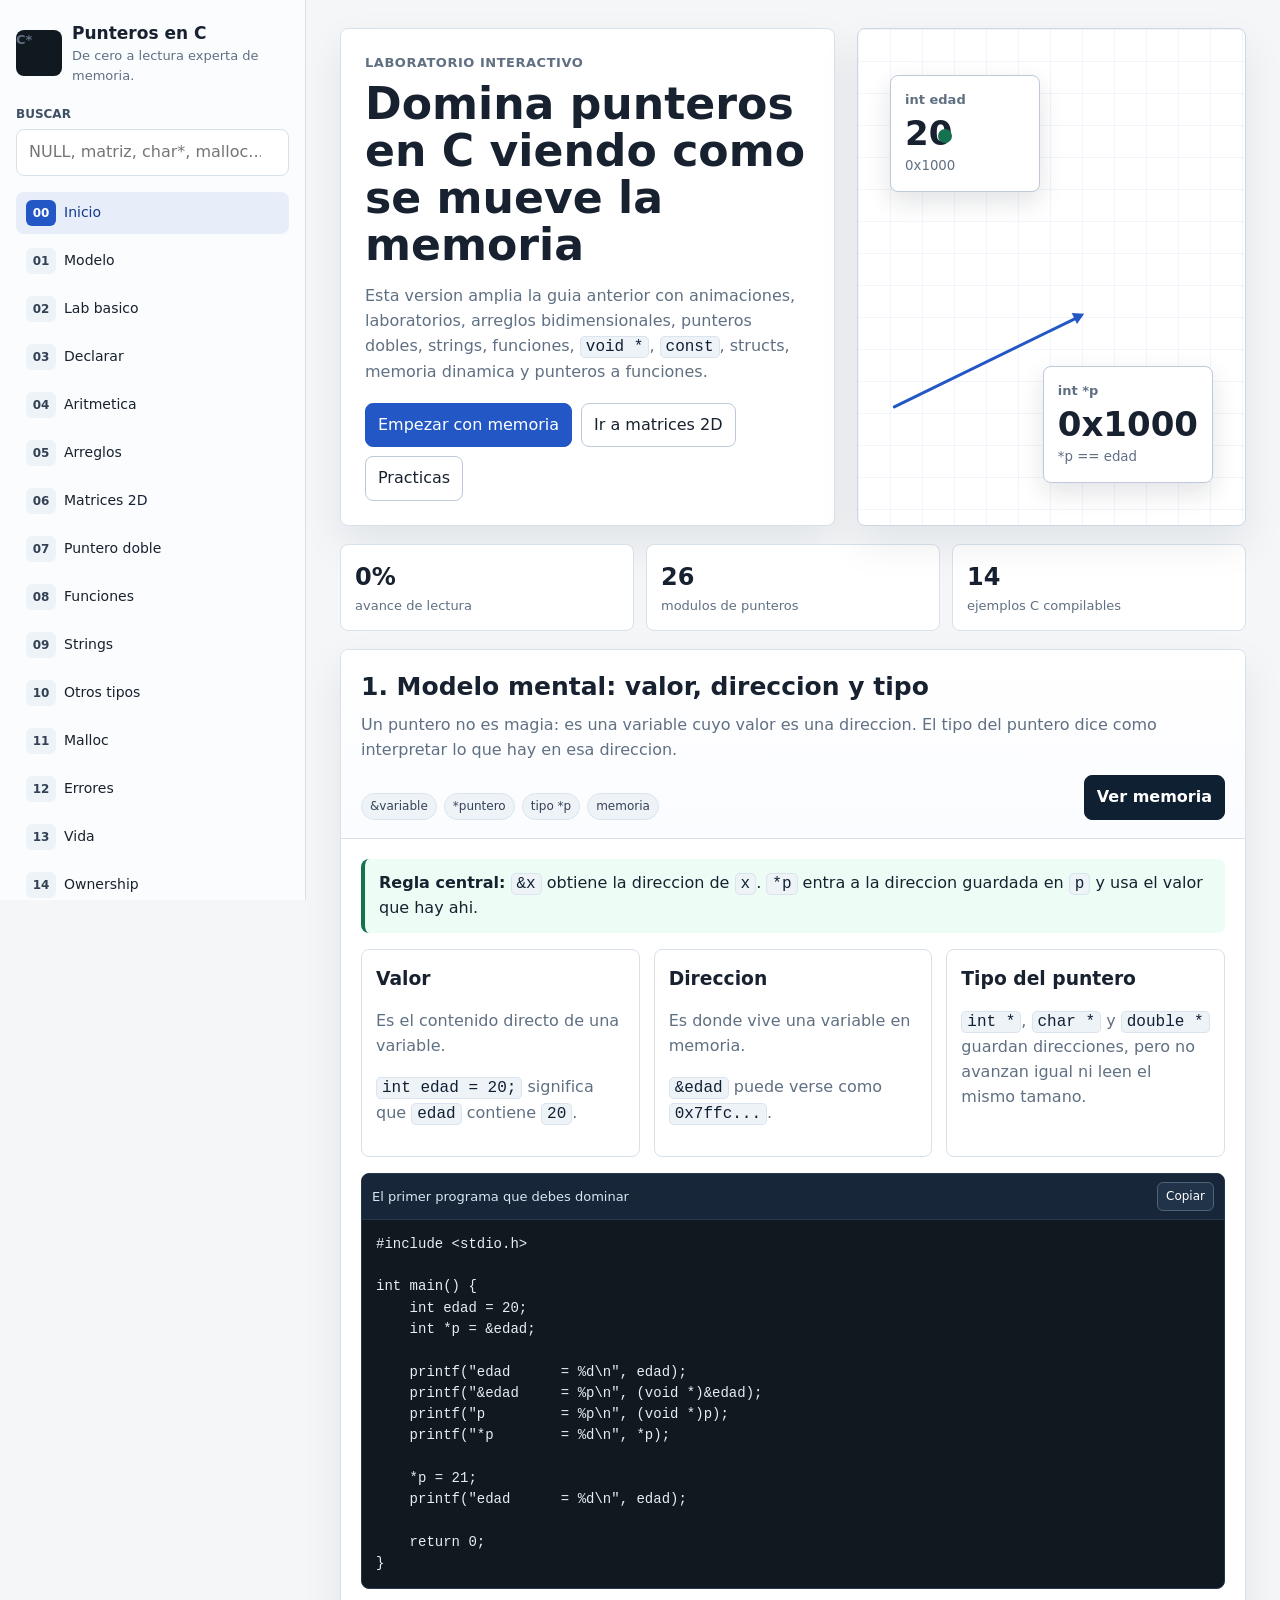
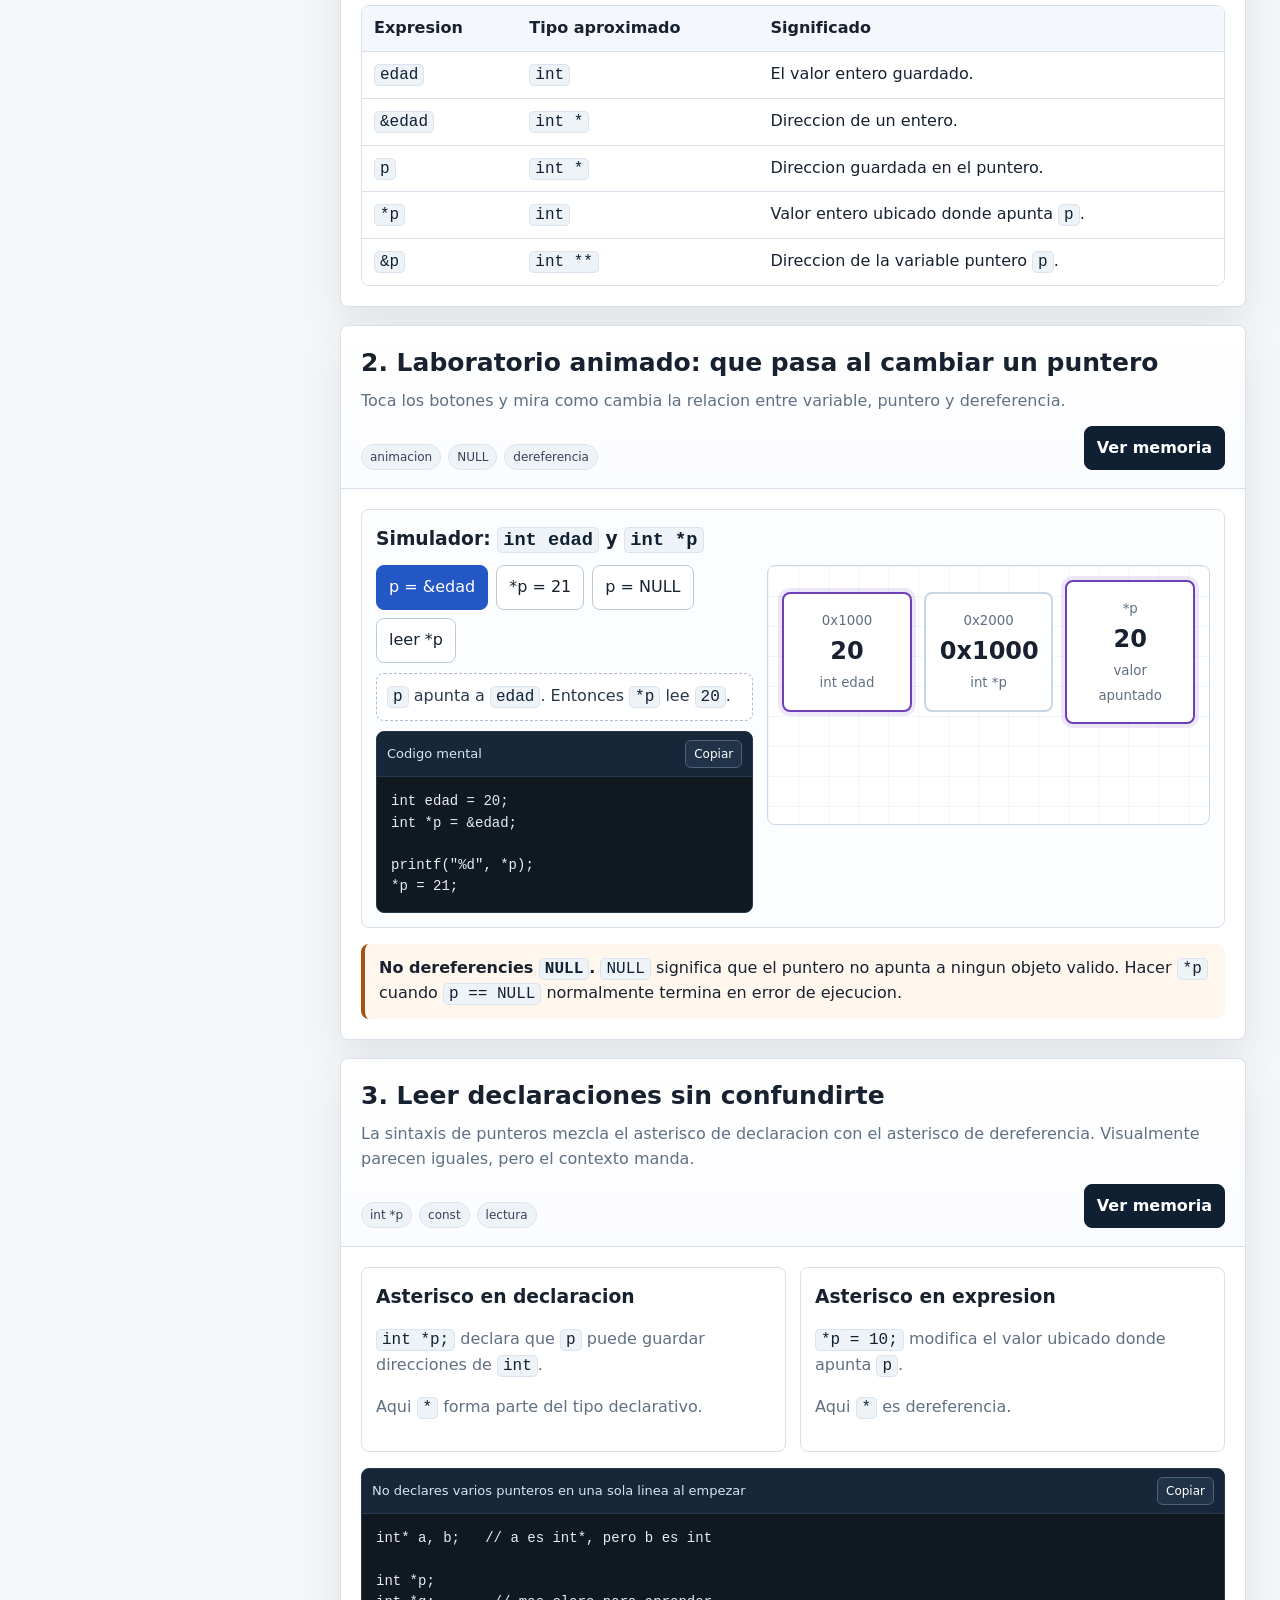
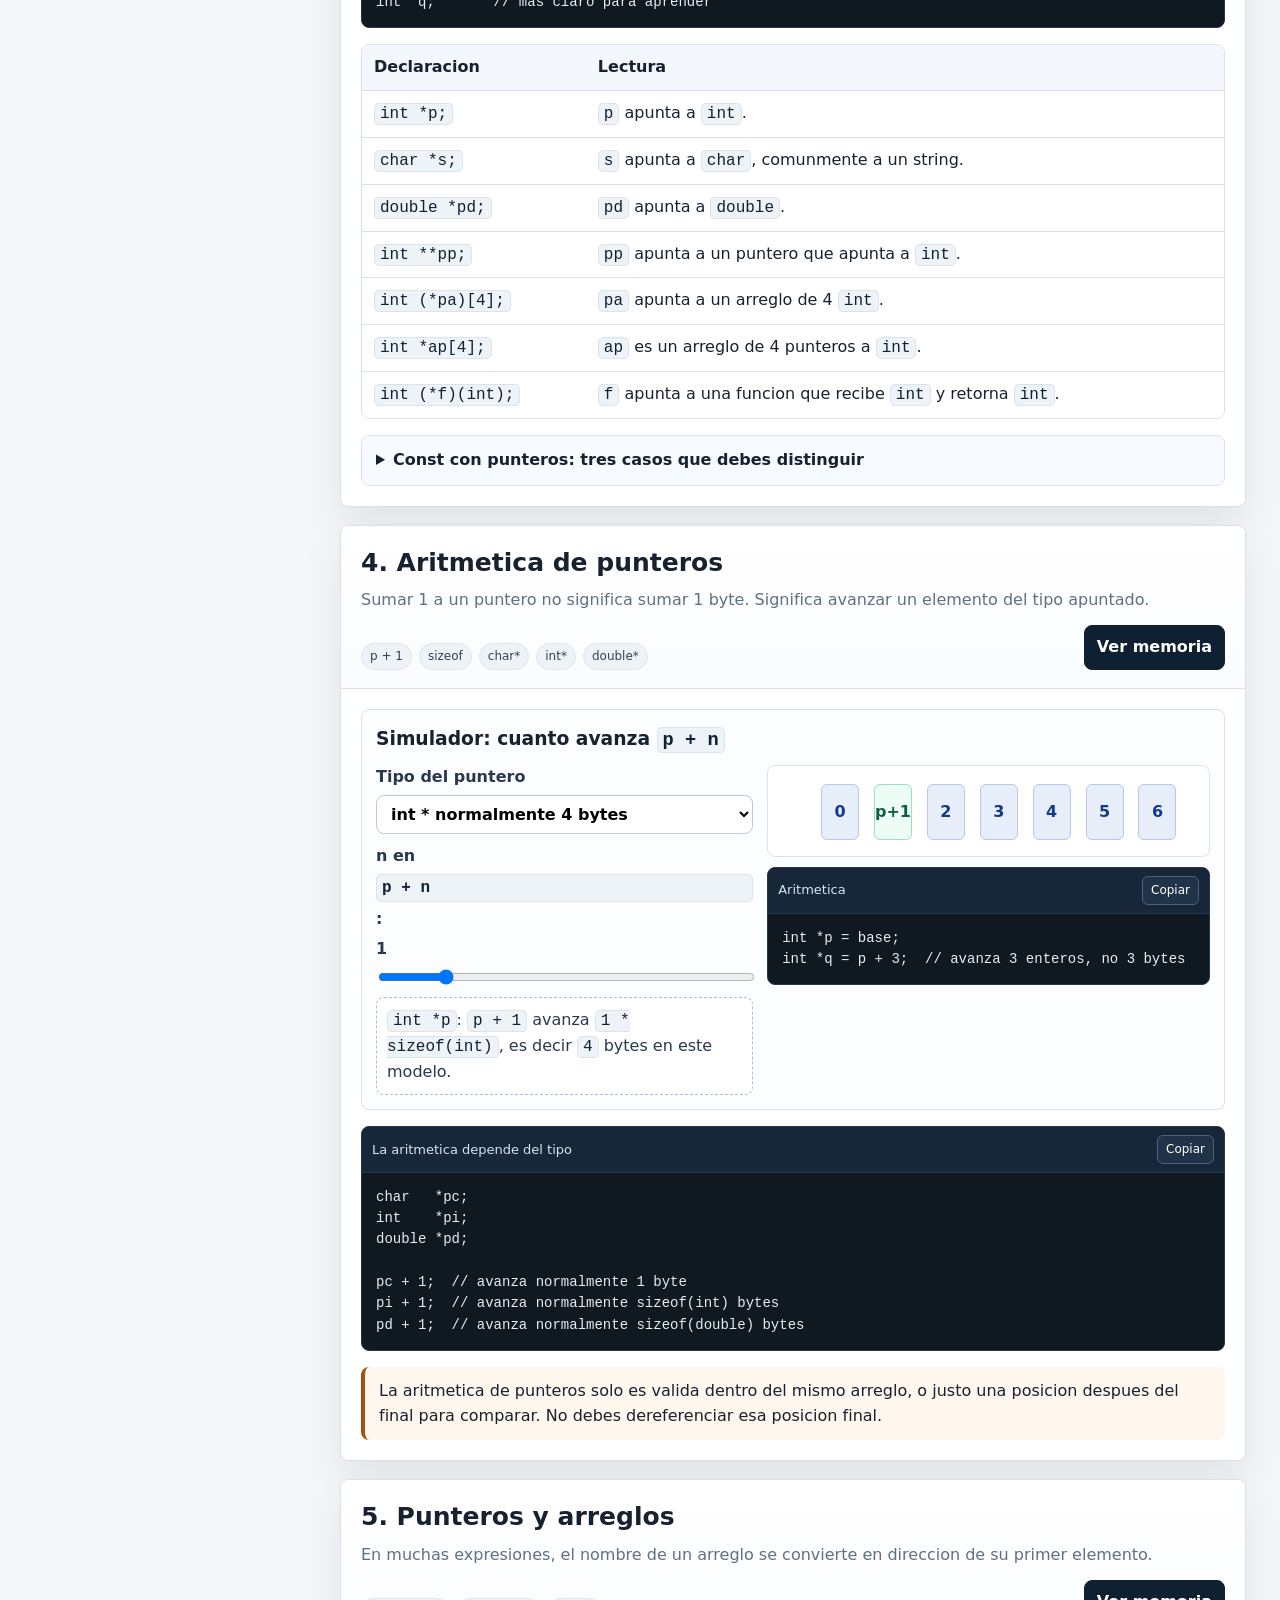
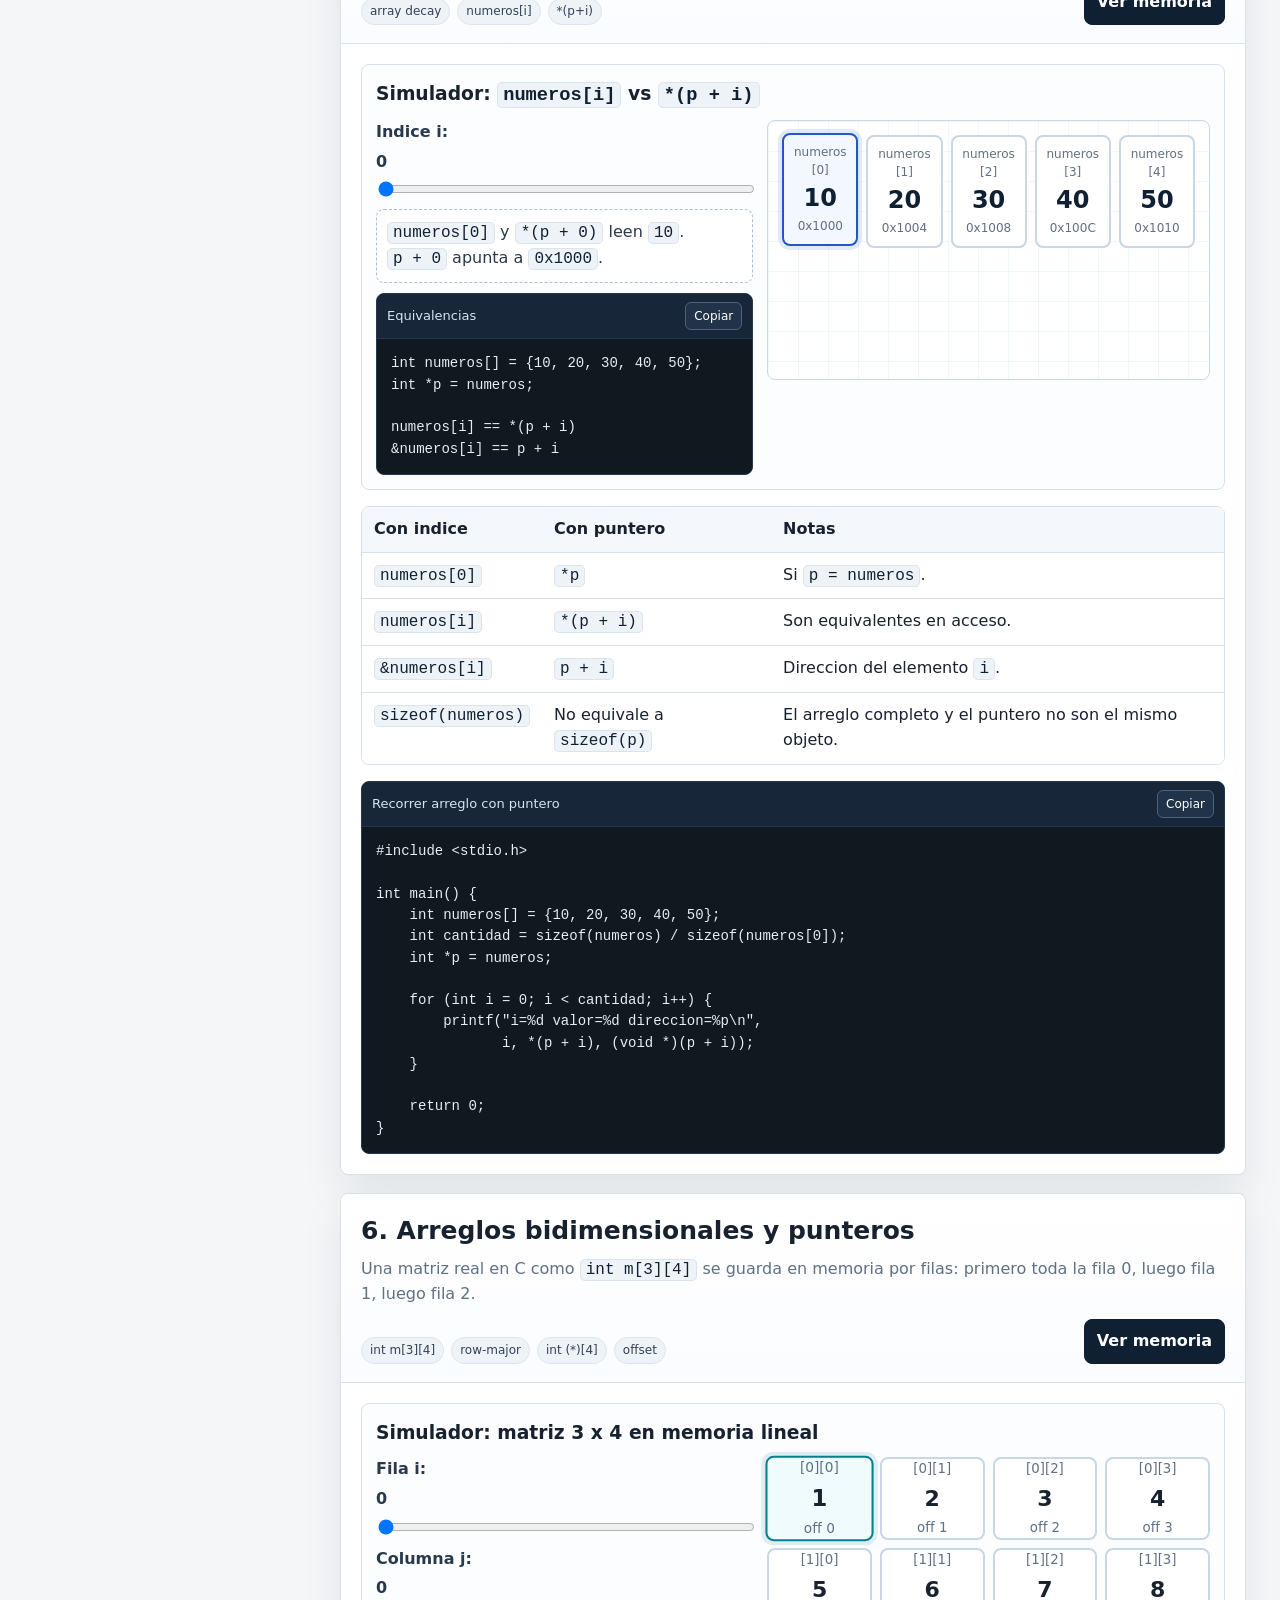
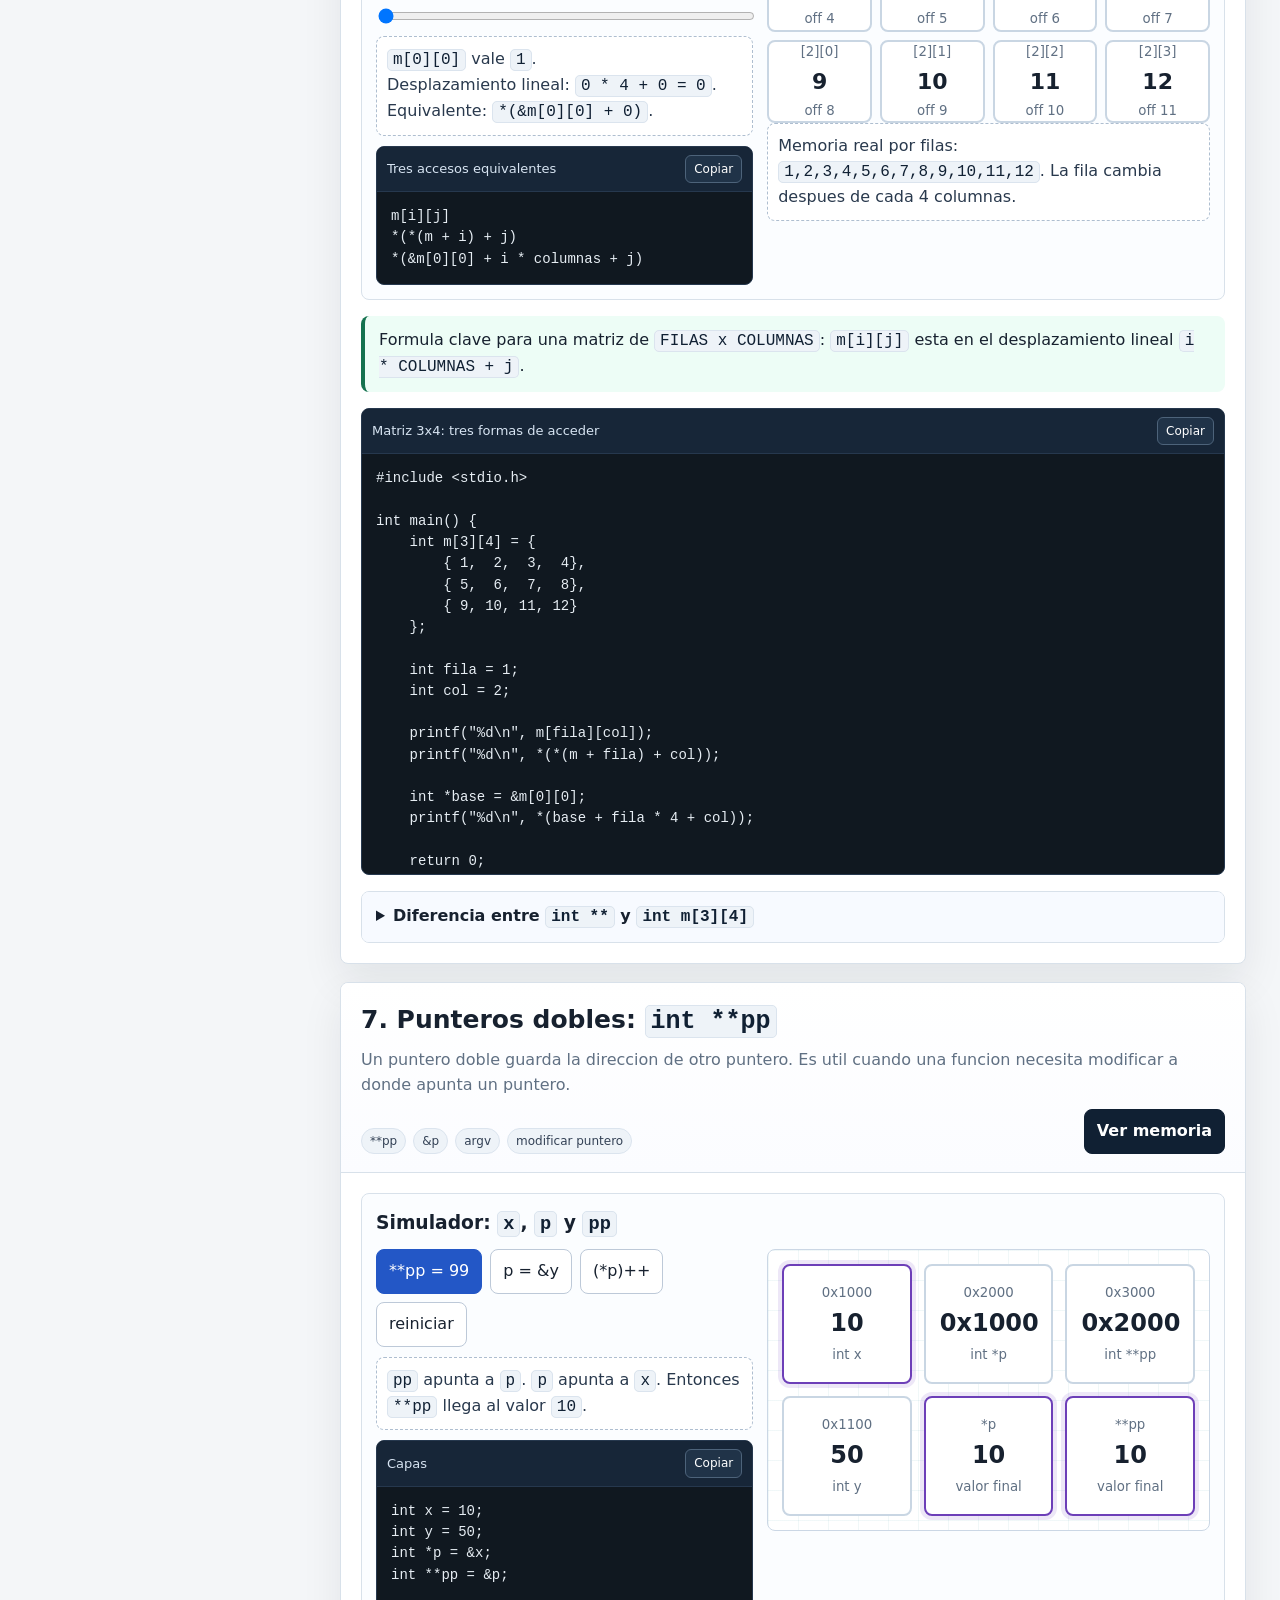
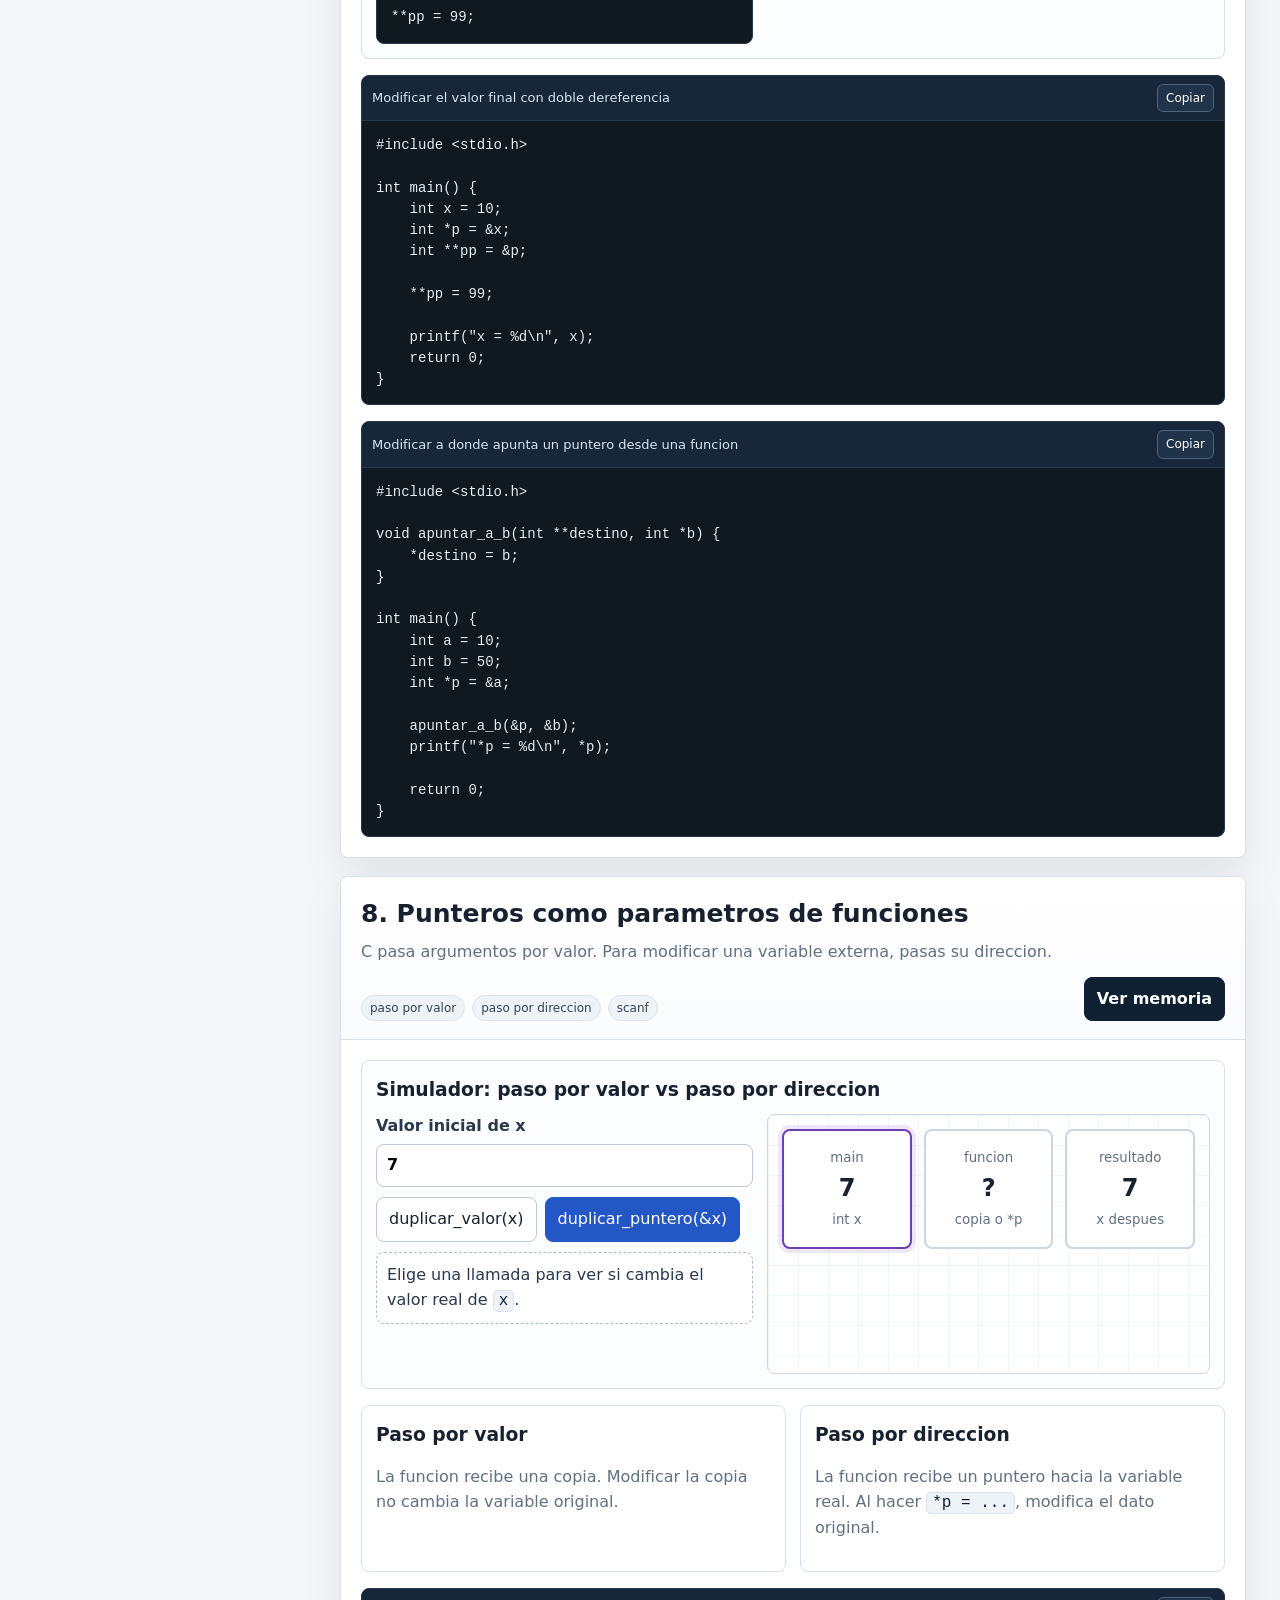
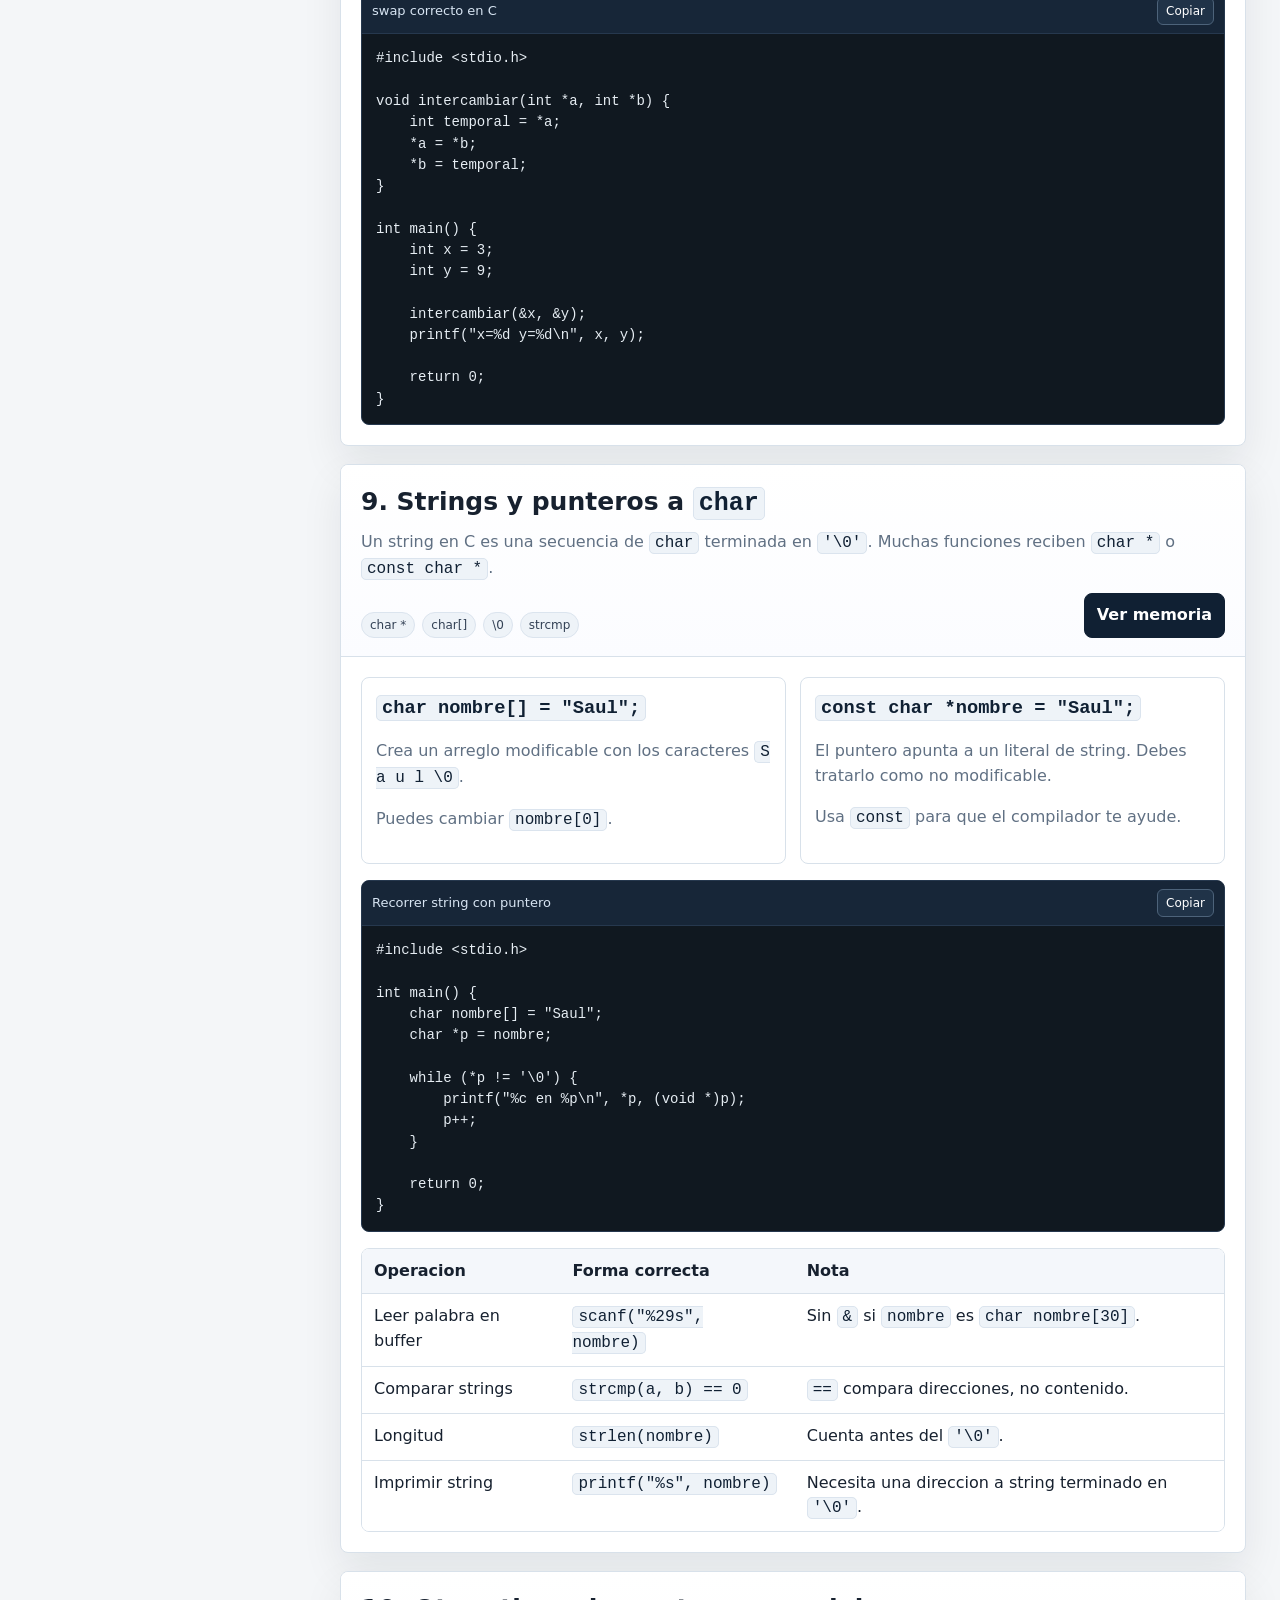
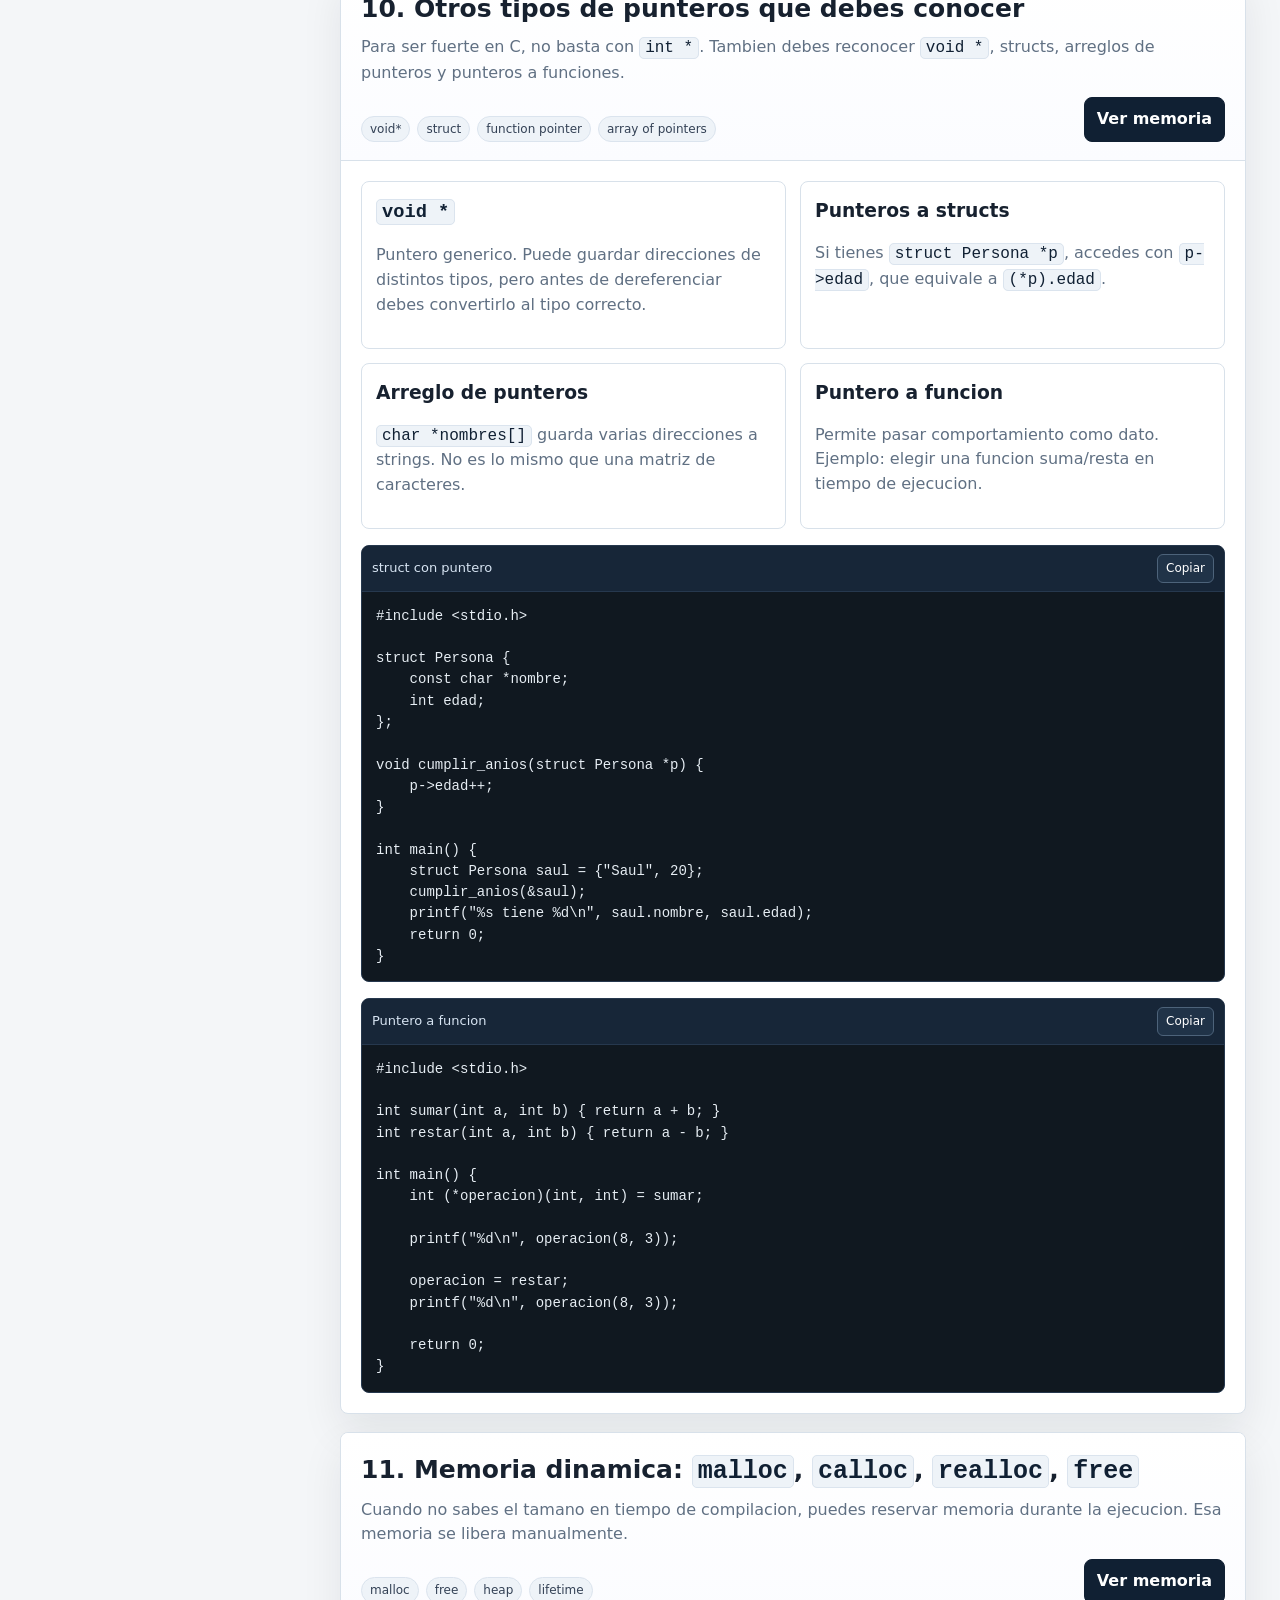
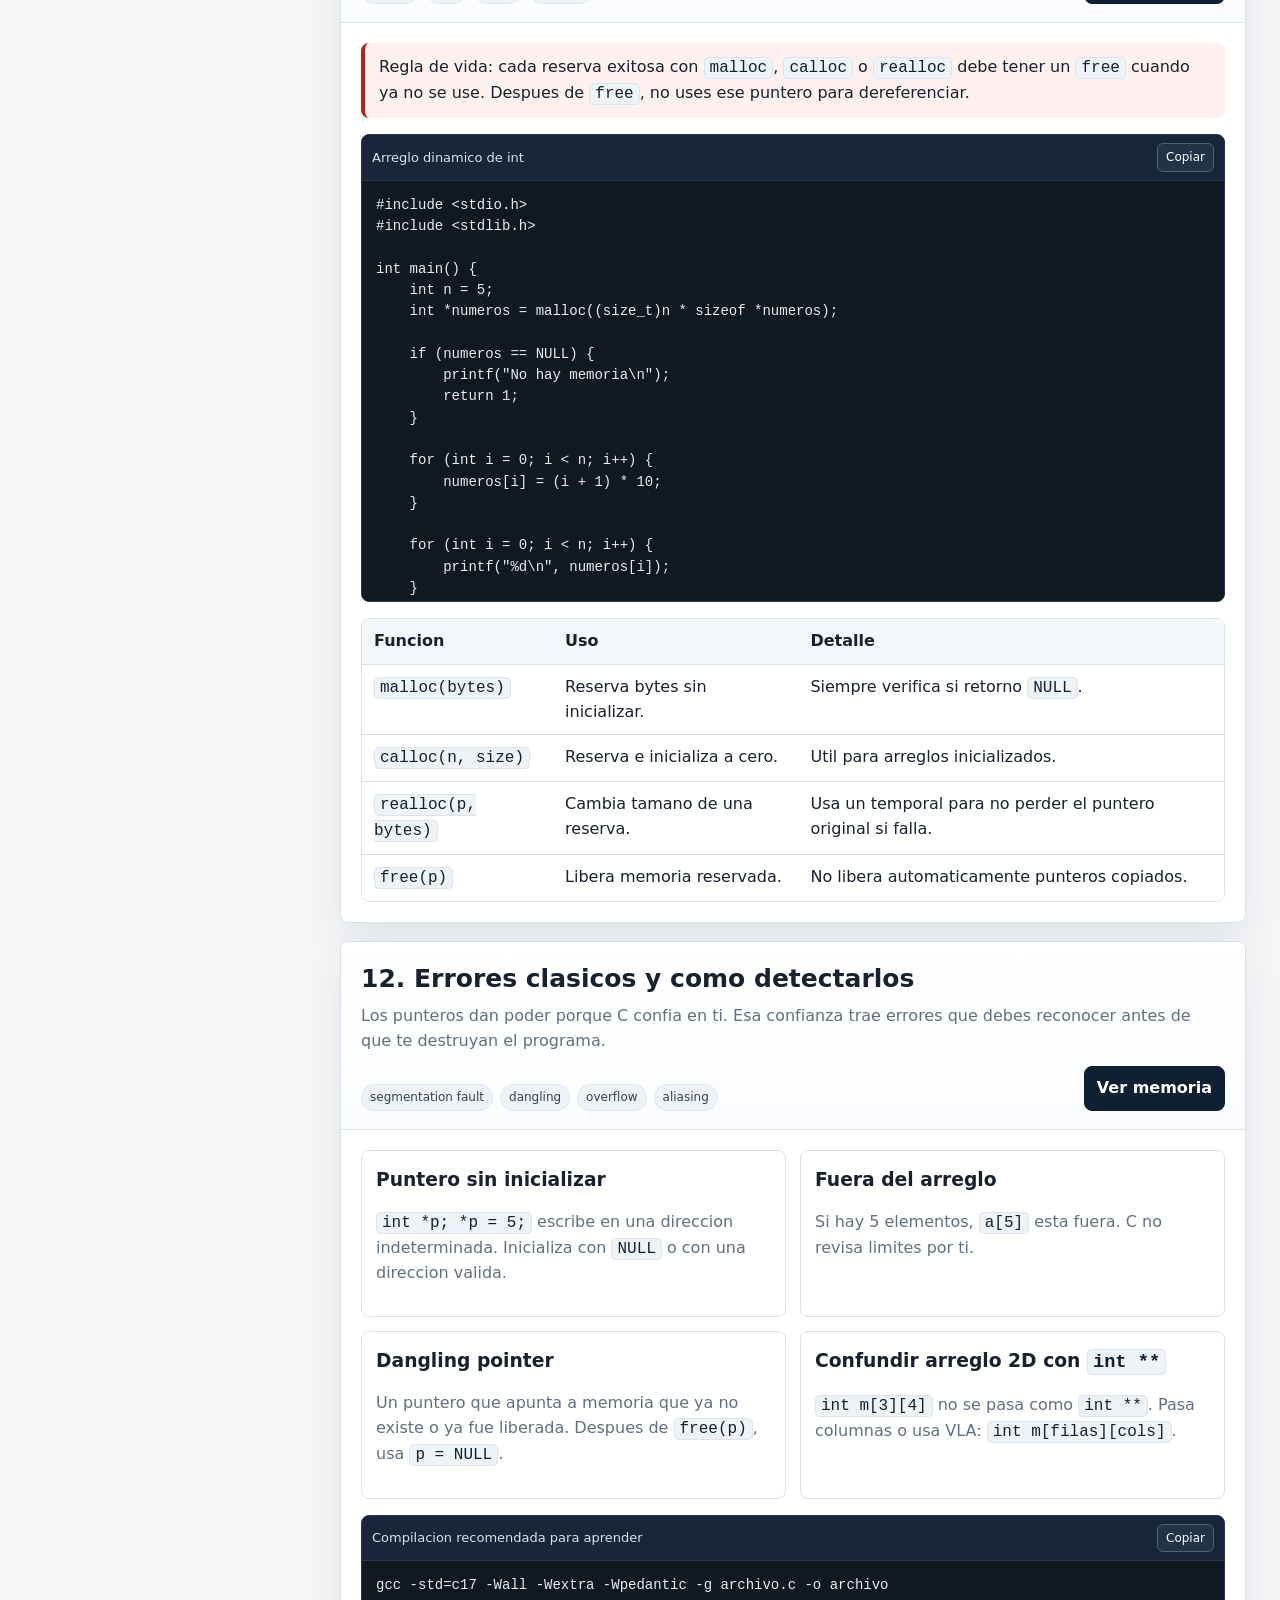
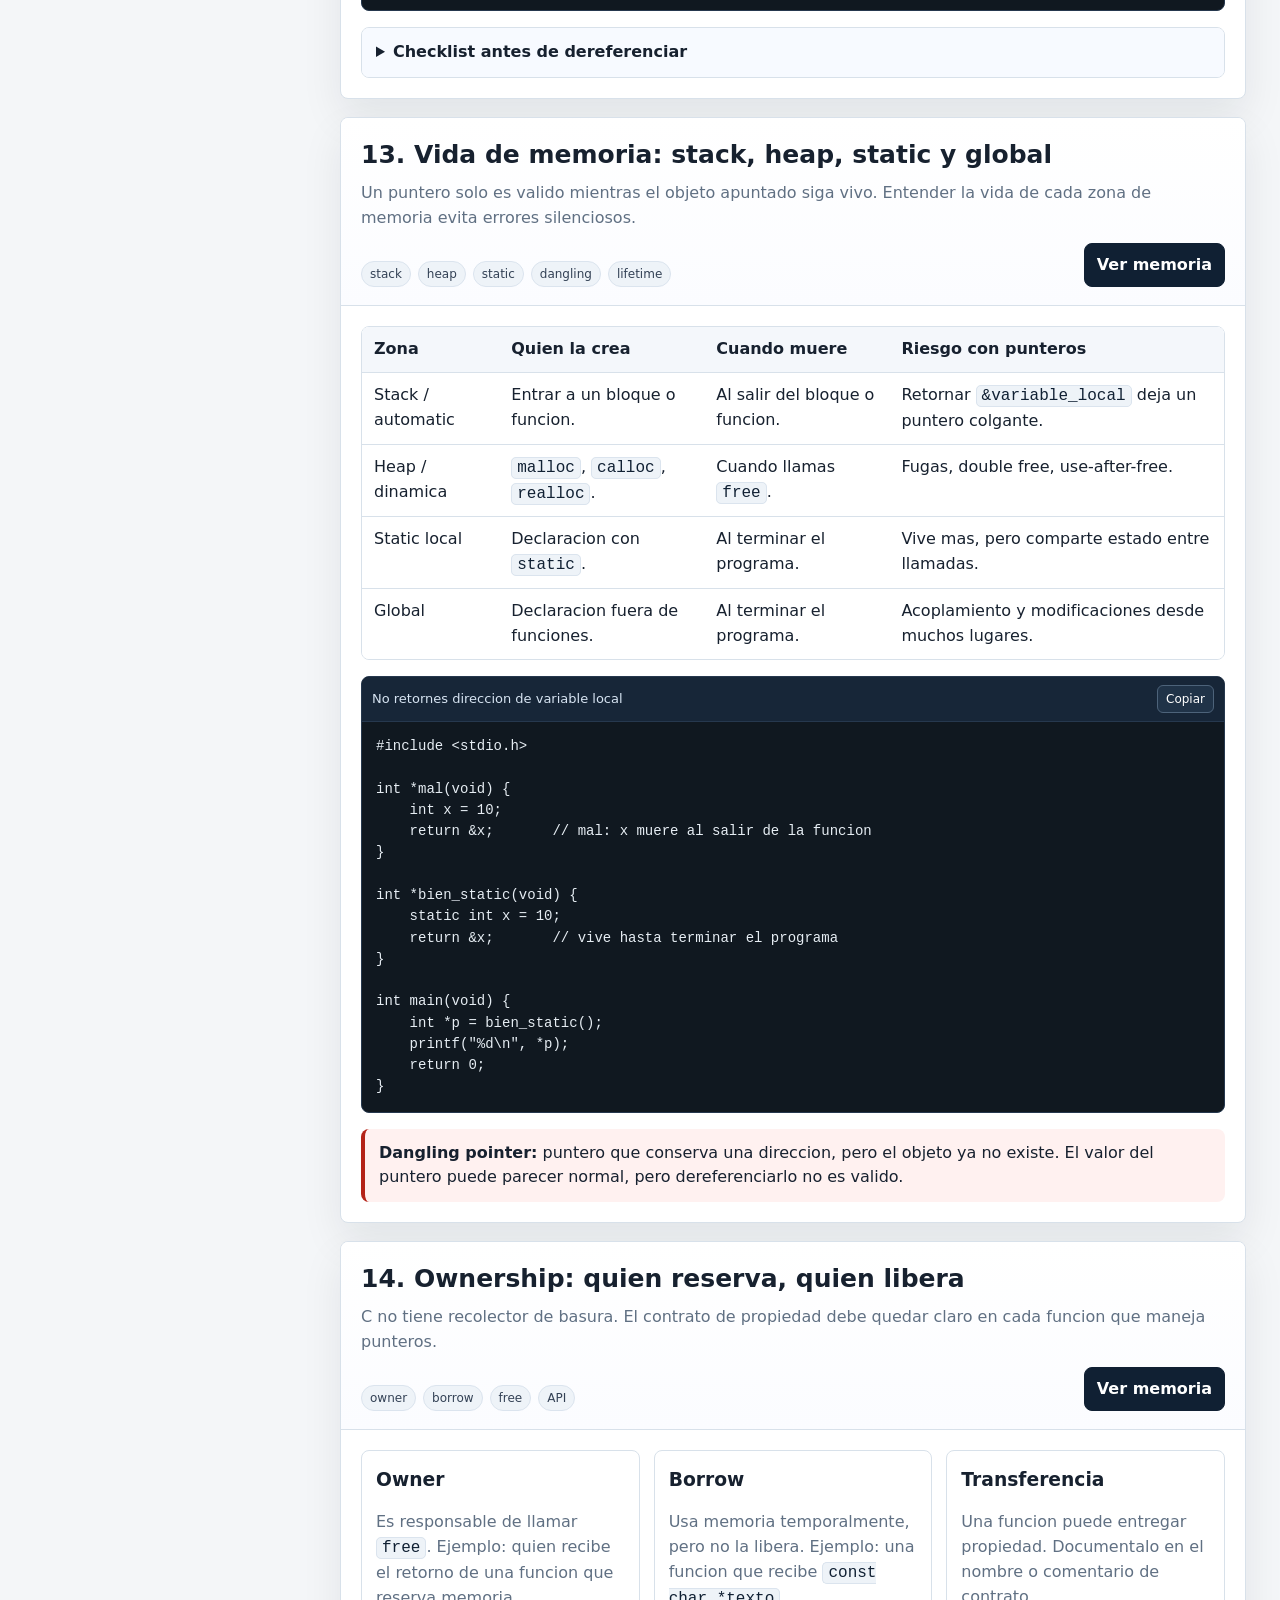
<file: 03.-Punteros_page/index.html>
<!doctype html>
<html lang="es">
<head>
  <meta charset="utf-8">
  <meta name="viewport" content="width=device-width, initial-scale=1">
  <title>Curso dinamico de punteros en C</title>
  <link rel="stylesheet" href="css/styles.css">
</head>
<body>
  <div class="app-shell">
    <aside class="sidebar">
      <div class="brand">
        <span class="brand-mark">C*</span>
        <div>
          <strong>Punteros en C</strong>
          <span>De cero a lectura experta de memoria.</span>
        </div>
      </div>

      <label class="search-box">
        <span>Buscar</span>
        <input id="searchInput" type="search" placeholder="NULL, matriz, char*, malloc...">
      </label>

      <nav id="nav" class="nav-list" aria-label="Temario"></nav>

      <div class="sidebar-footer">
        <a href="guia_original.html">Ver guia original</a>
        <span>Version modular: HTML + CSS + JS + datos.</span>
      </div>
    </aside>

    <main class="main">
      <header class="hero" id="inicio">
        <div class="hero-copy">
          <p class="eyebrow">Laboratorio interactivo</p>
          <h1>Domina punteros en C viendo como se mueve la memoria</h1>
          <p>Esta version amplia la guia anterior con animaciones, laboratorios, arreglos bidimensionales, punteros dobles, strings, funciones, <code>void *</code>, <code>const</code>, structs, memoria dinamica y punteros a funciones.</p>
          <div class="hero-actions">
            <button class="btn primary" data-jump="#lab-basico">Empezar con memoria</button>
            <button class="btn" data-jump="#matrices">Ir a matrices 2D</button>
            <button class="btn" data-jump="#ejercicios">Practicas</button>
          </div>
        </div>
        <div class="hero-board" aria-label="Animacion de punteros">
          <div class="stack-card var-card">
            <span class="label">int edad</span>
            <strong id="heroValue">20</strong>
            <small>0x1000</small>
          </div>
          <div class="wire wire-one"></div>
          <div class="stack-card ptr-card">
            <span class="label">int *p</span>
            <strong>0x1000</strong>
            <small>*p == edad</small>
          </div>
          <div class="pulse-dot"></div>
        </div>
      </header>

      <div class="status-strip">
        <div>
          <strong id="readPercent">0%</strong>
          <span>avance de lectura</span>
        </div>
        <div>
          <strong>26</strong>
          <span>modulos de punteros</span>
        </div>
        <div>
          <strong>14</strong>
          <span>ejemplos C compilables</span>
        </div>
      </div>

      <div id="content" class="content"></div>
    </main>
  </div>

  <script src="data/sections.js"></script>
  <script src="js/app.js"></script>
</body>
</html>
</file>
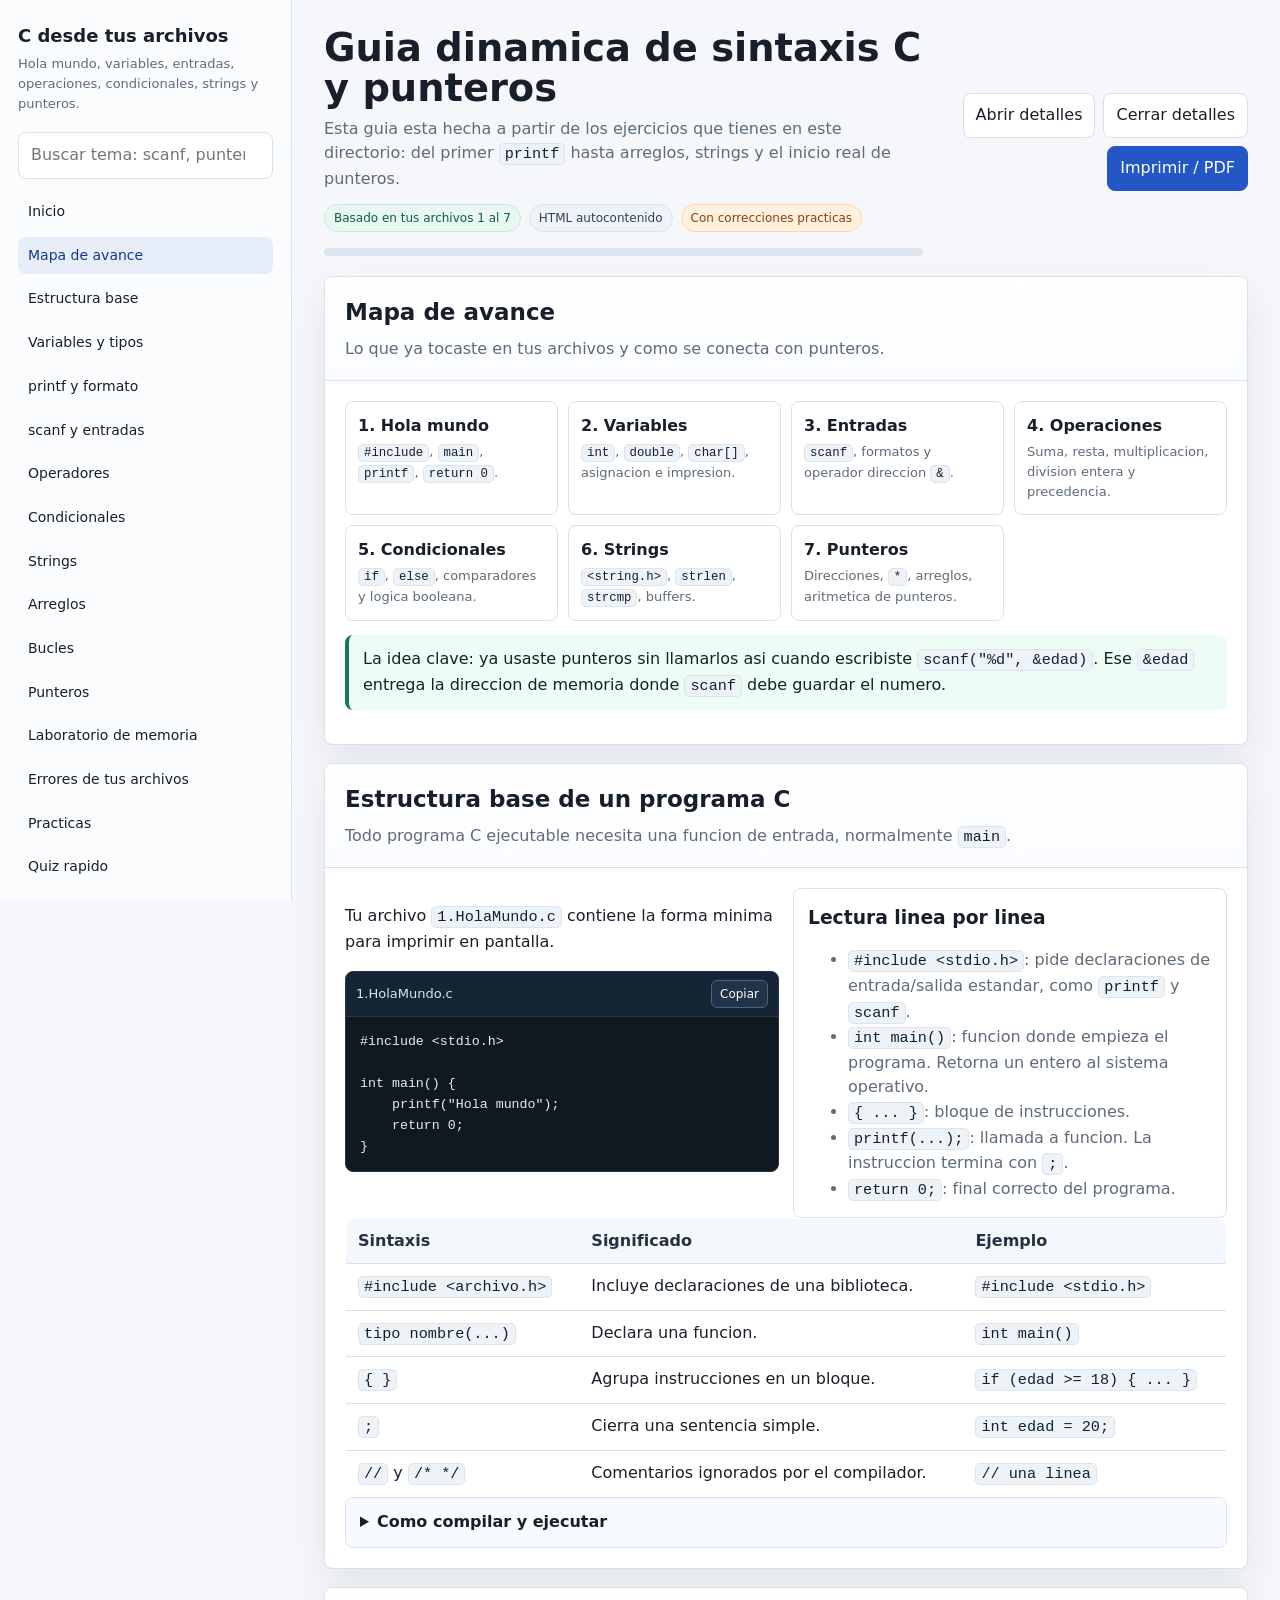
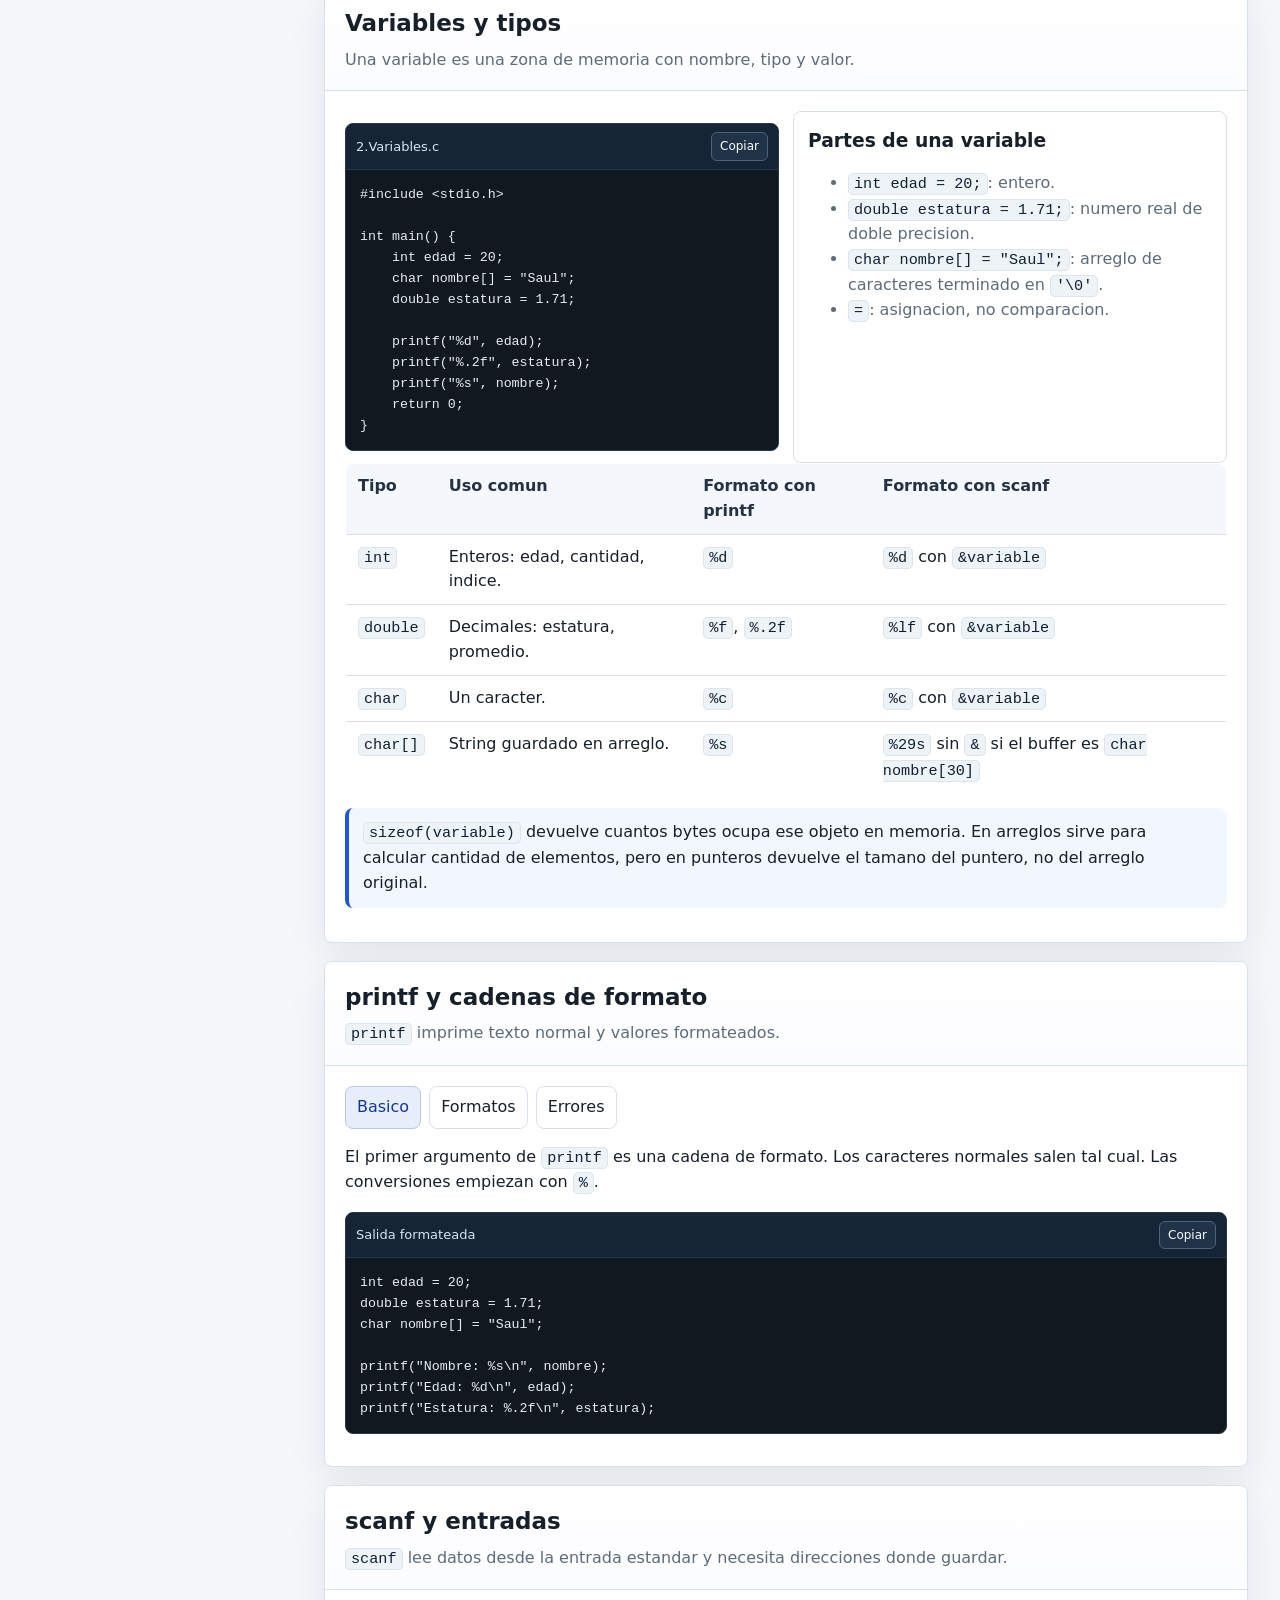
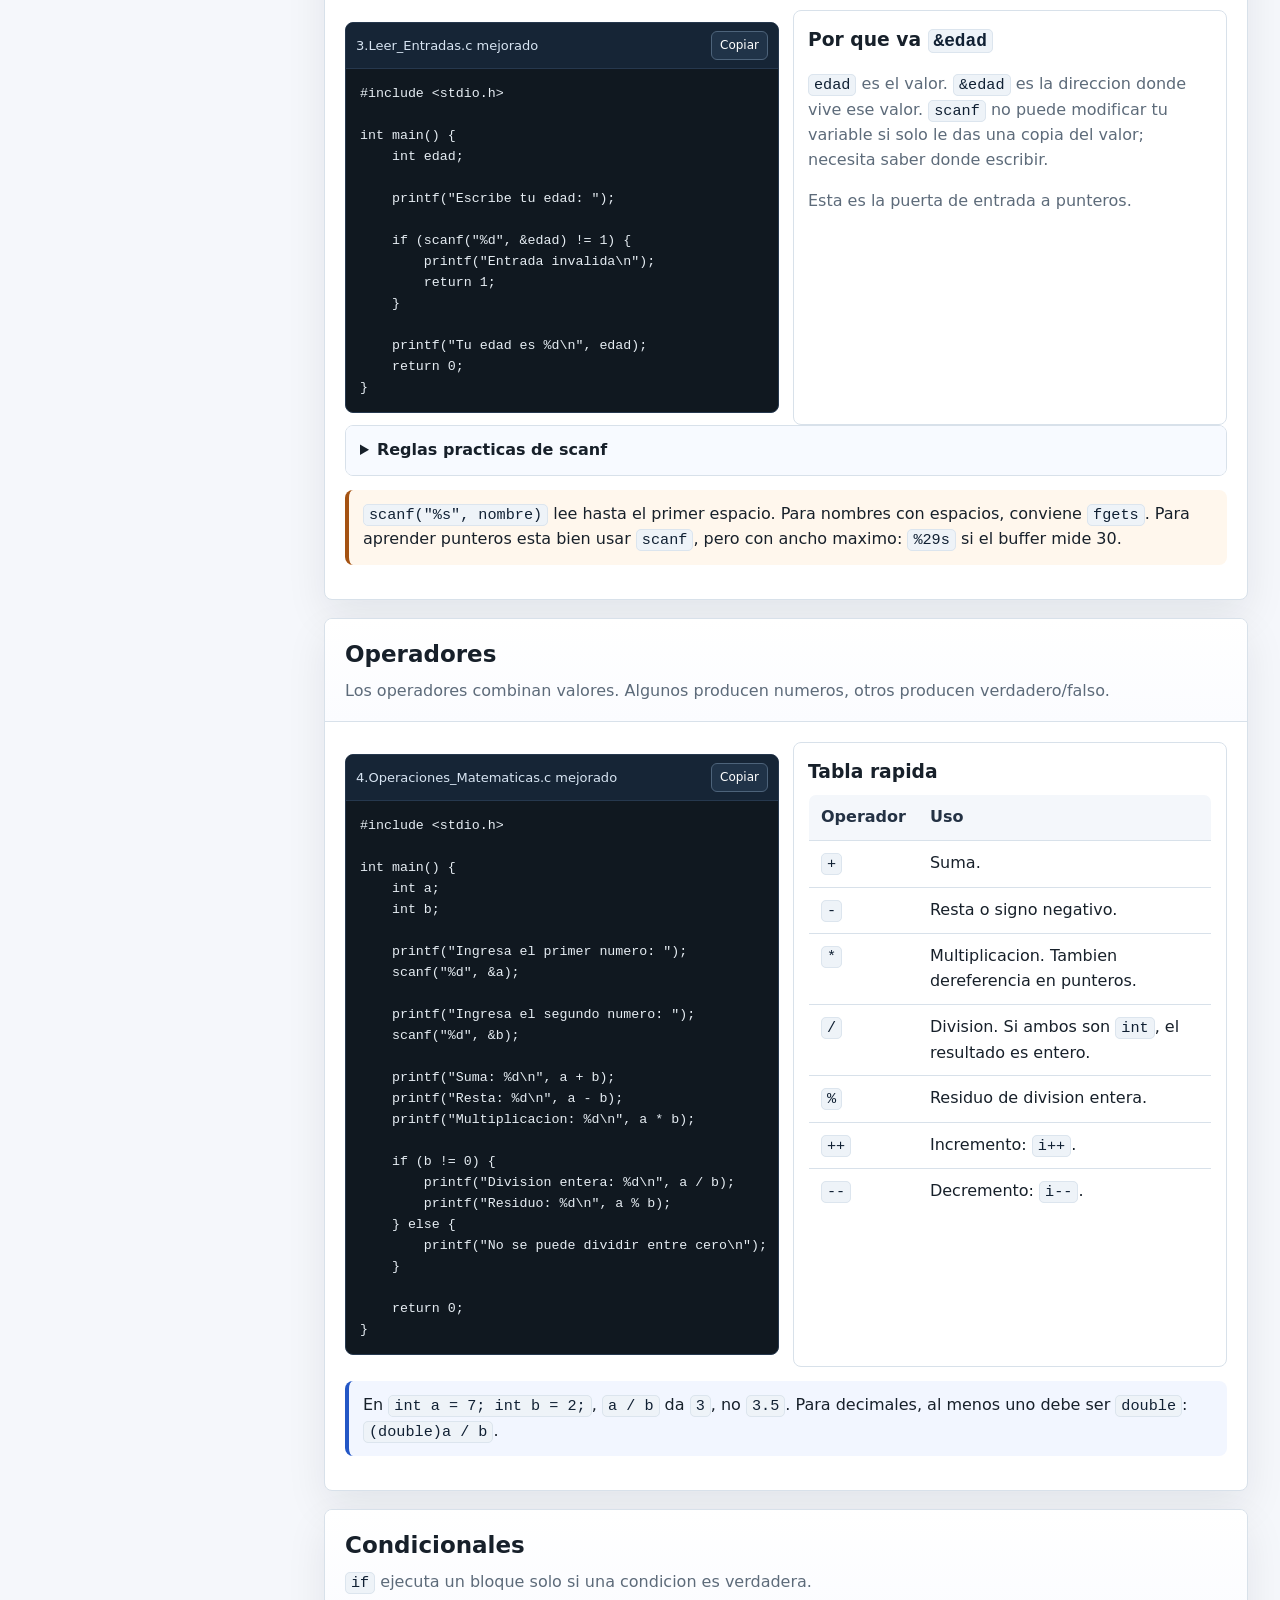
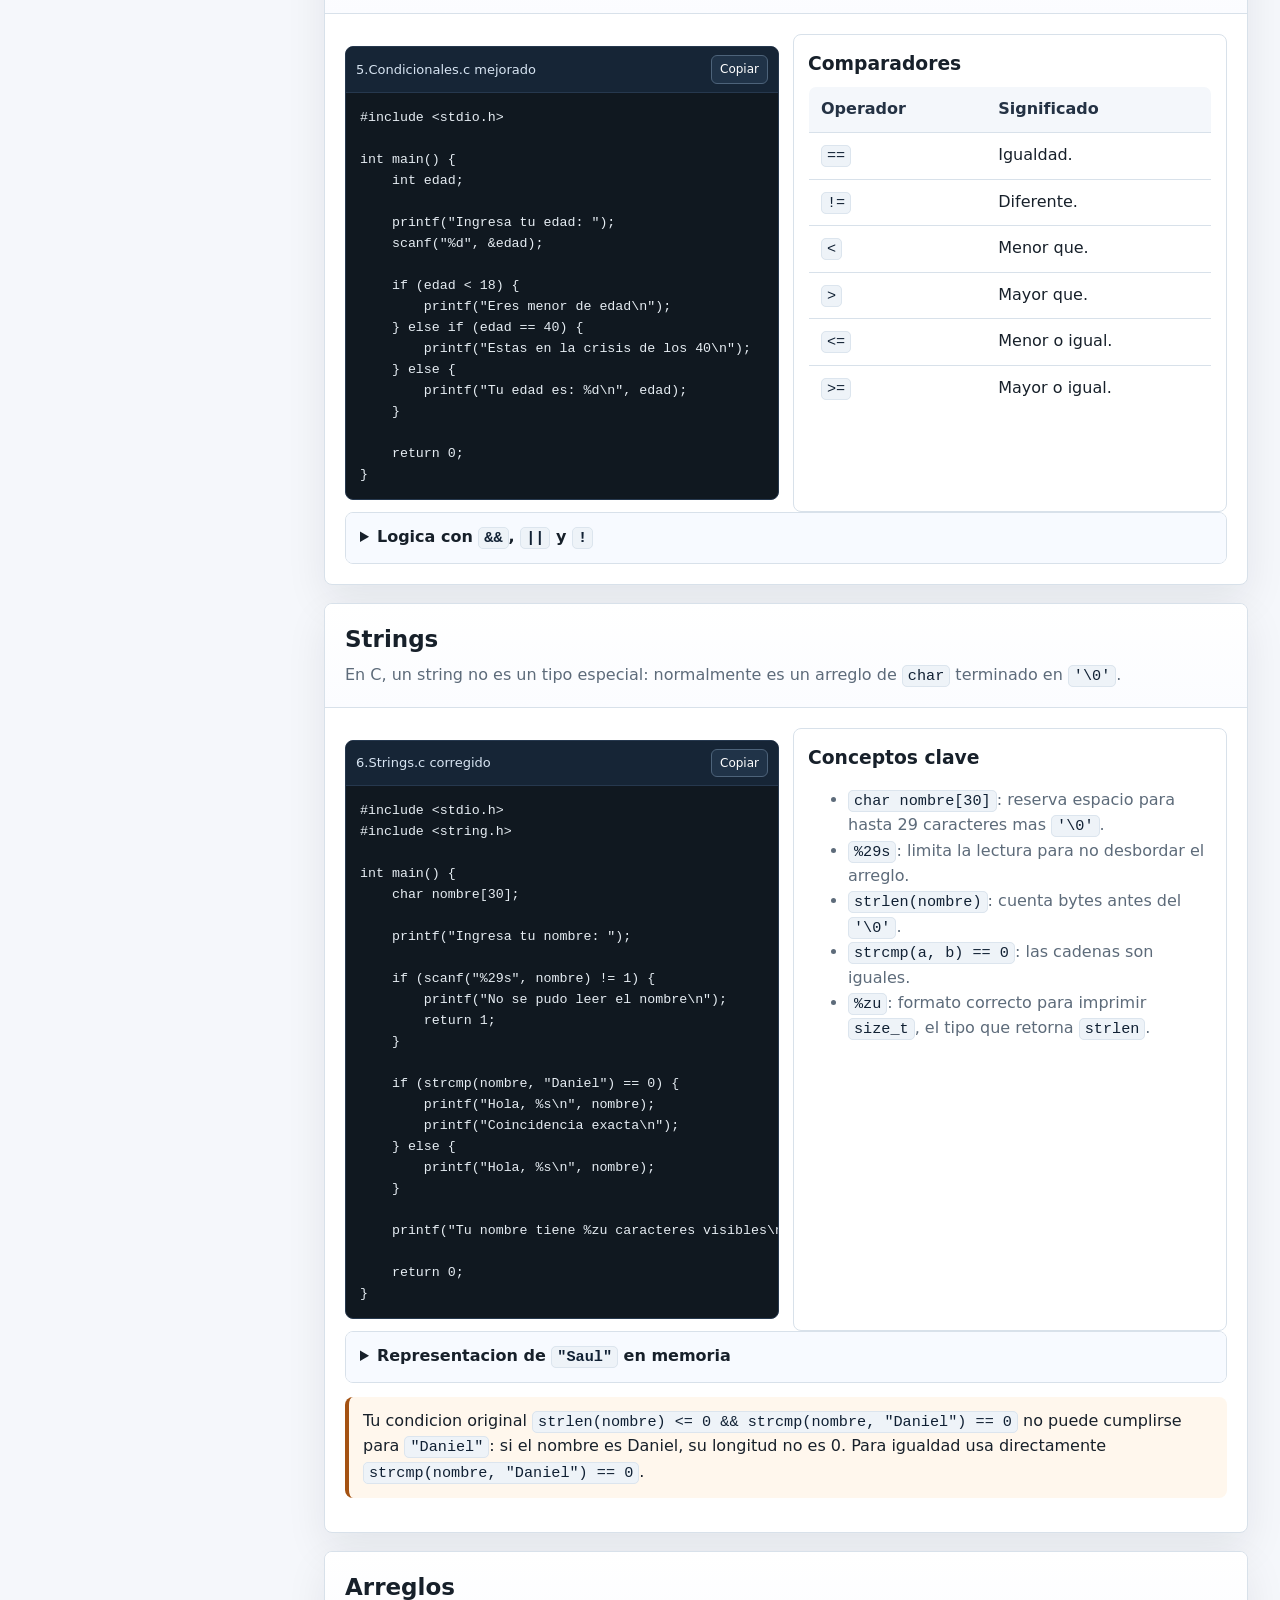
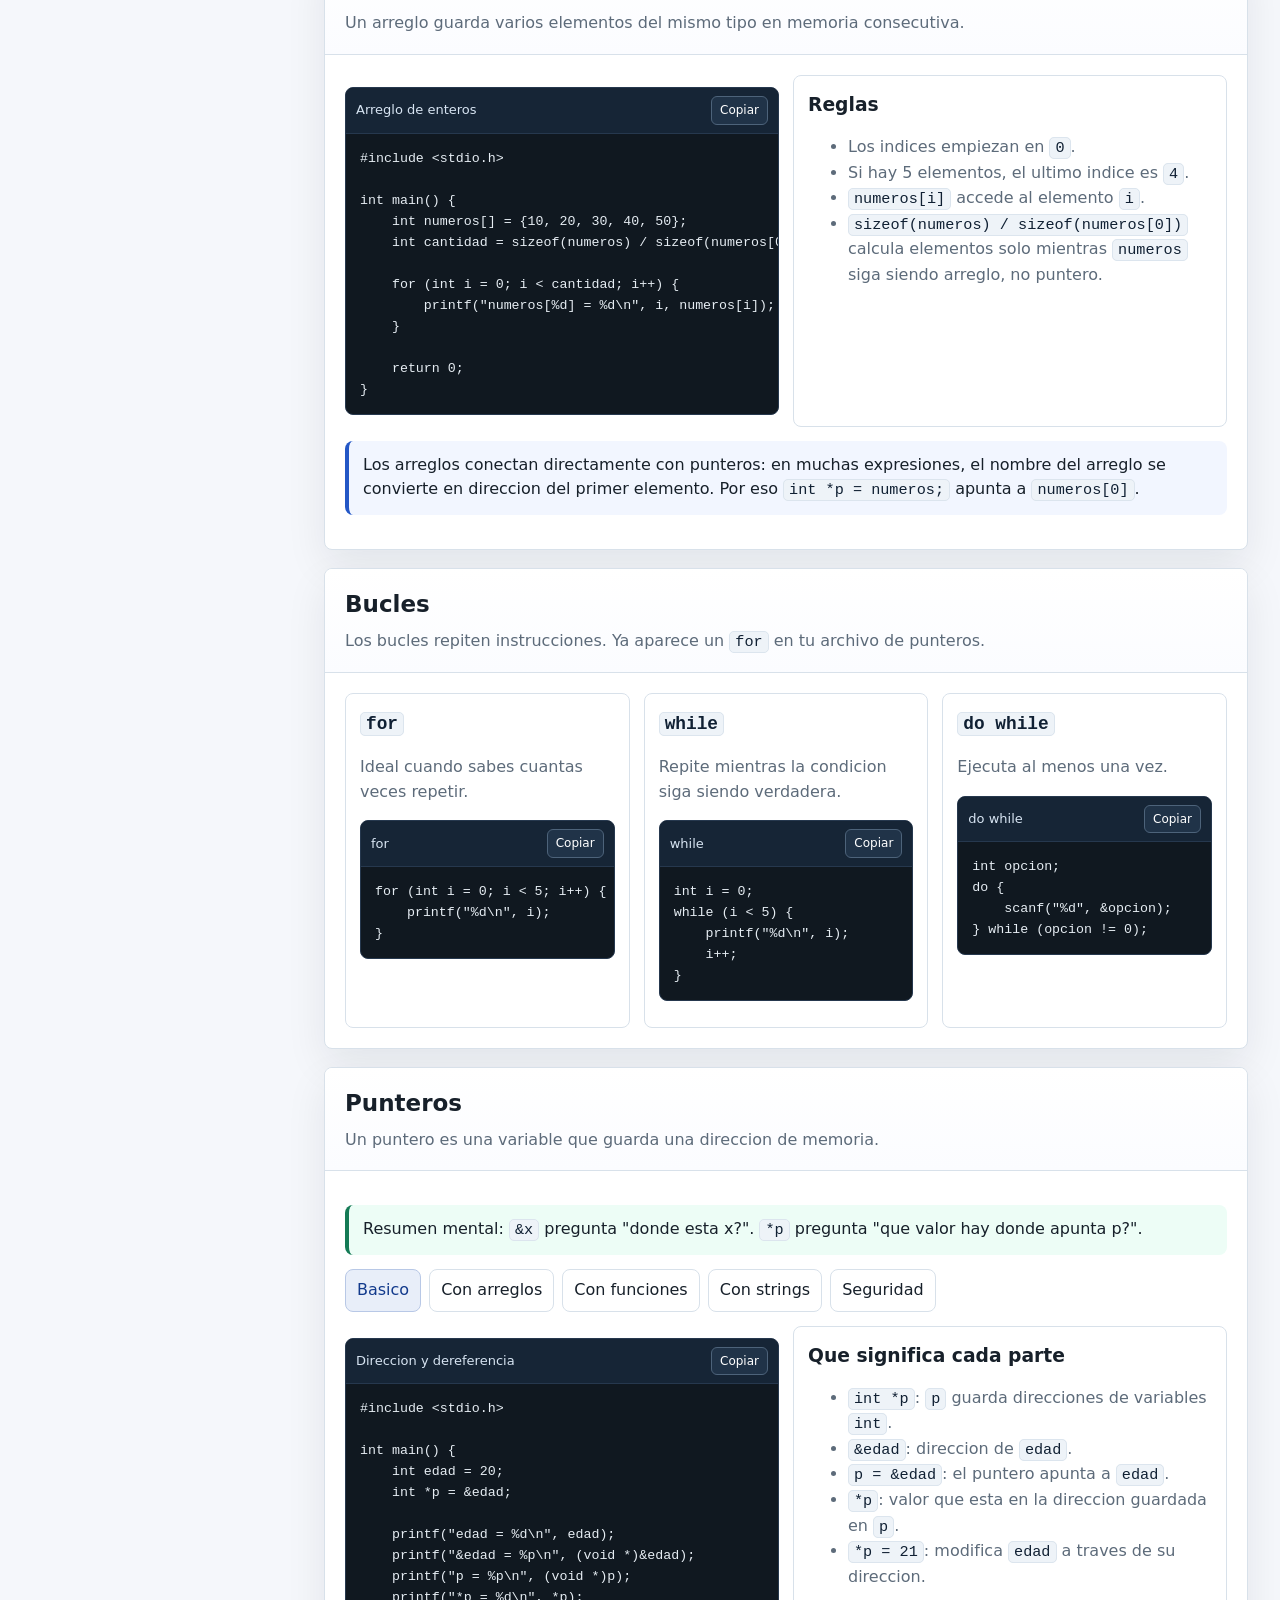
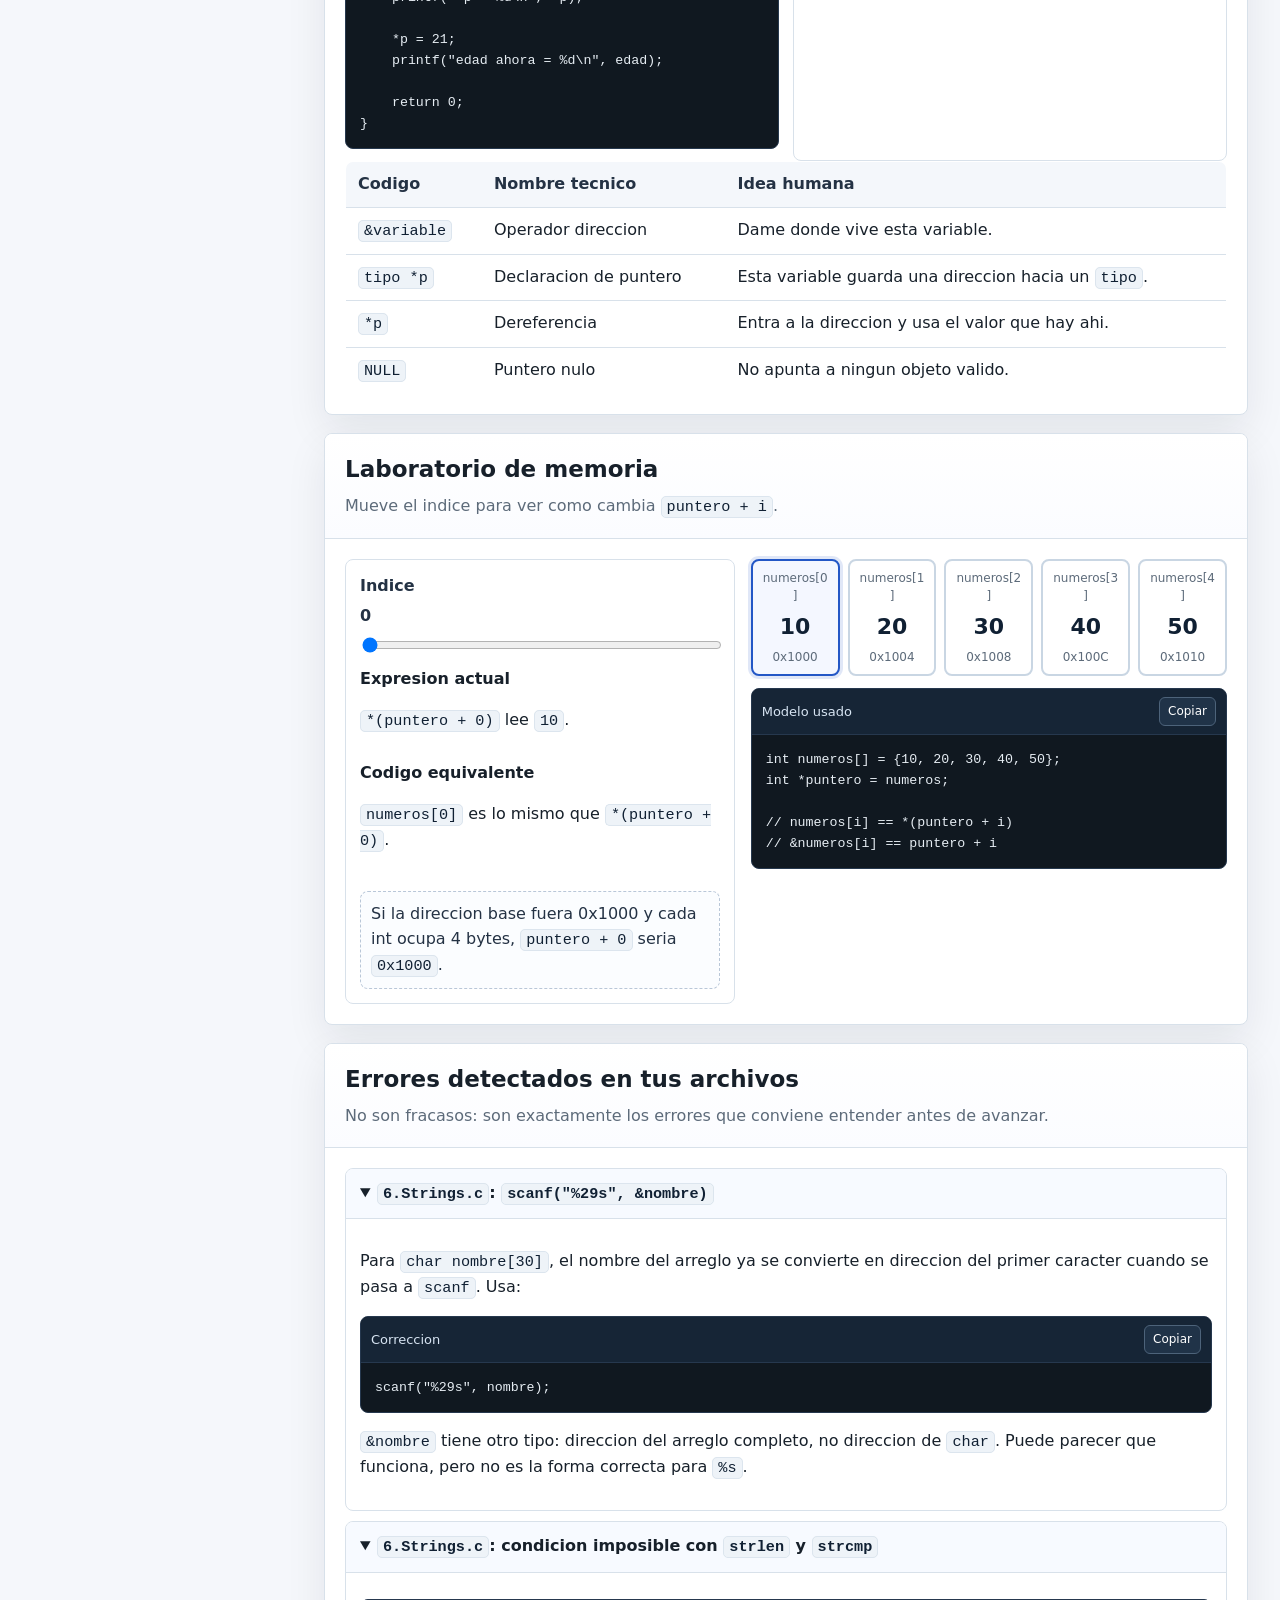
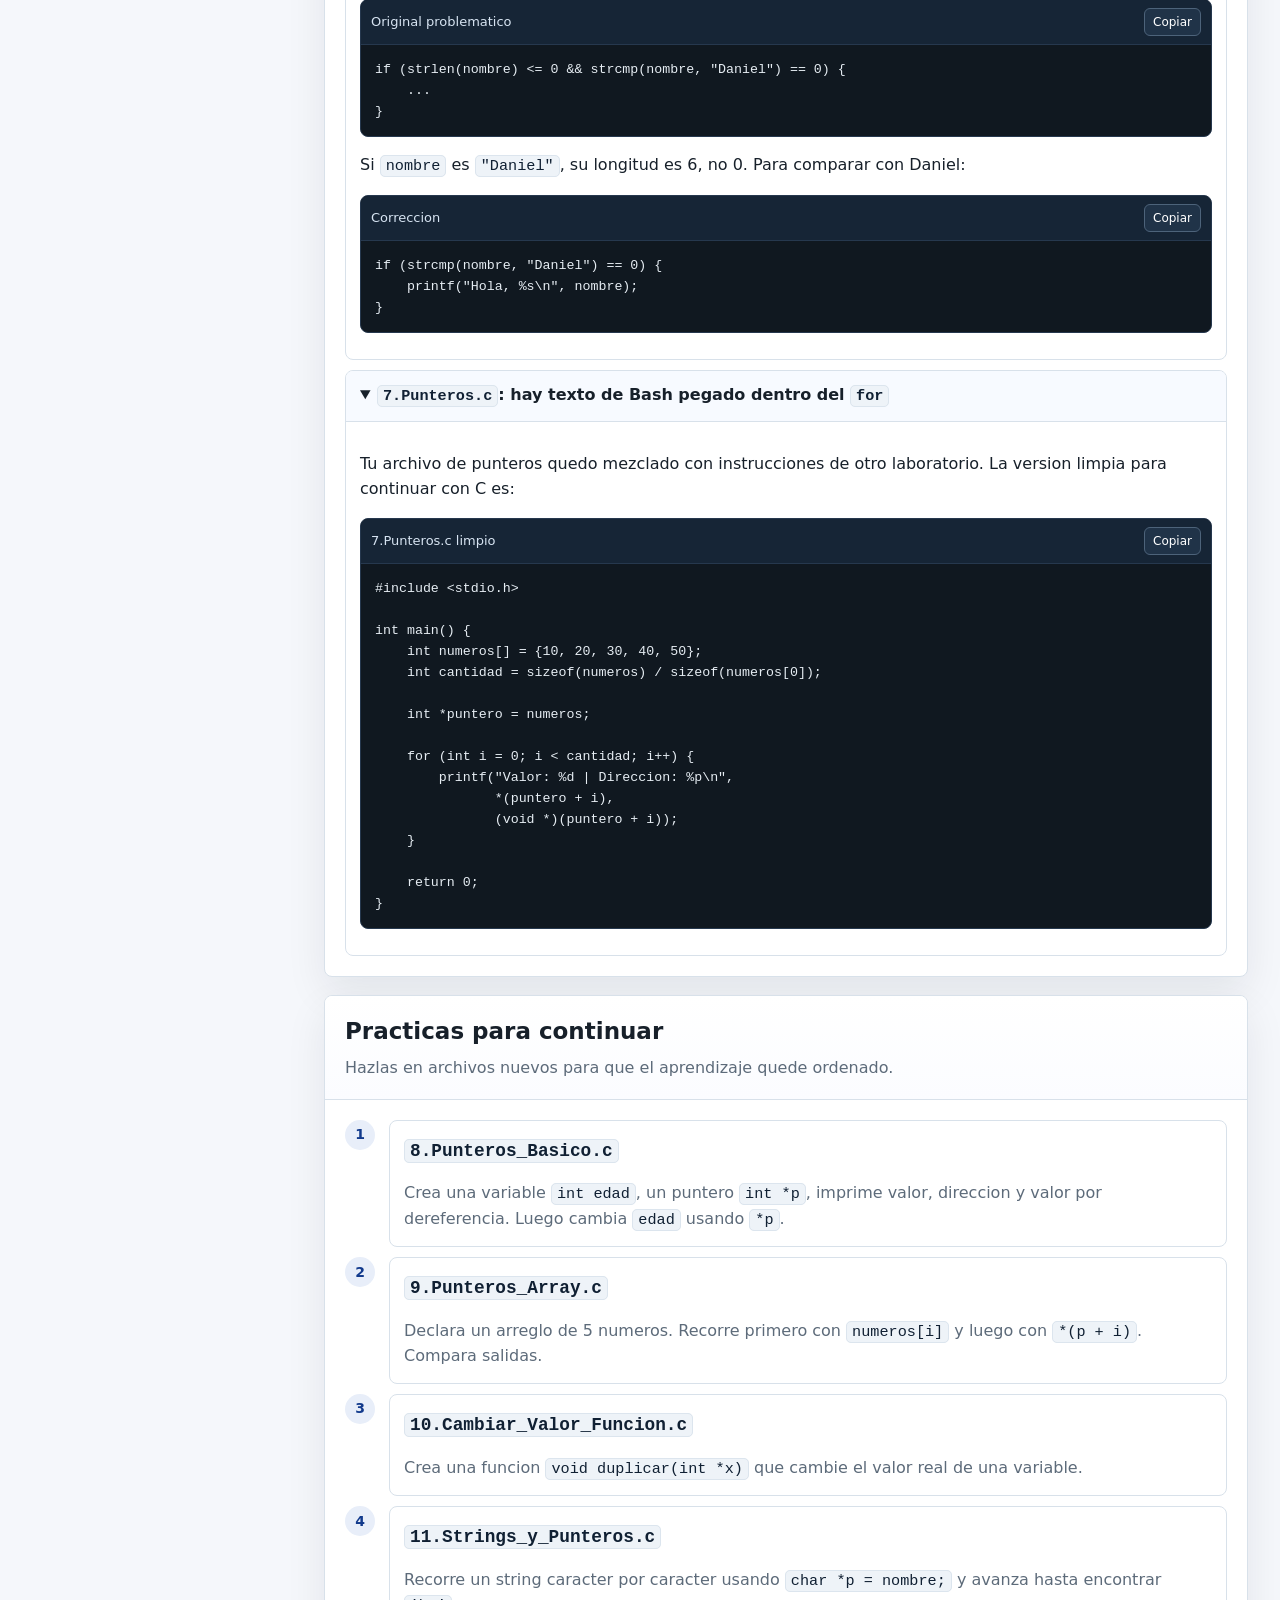
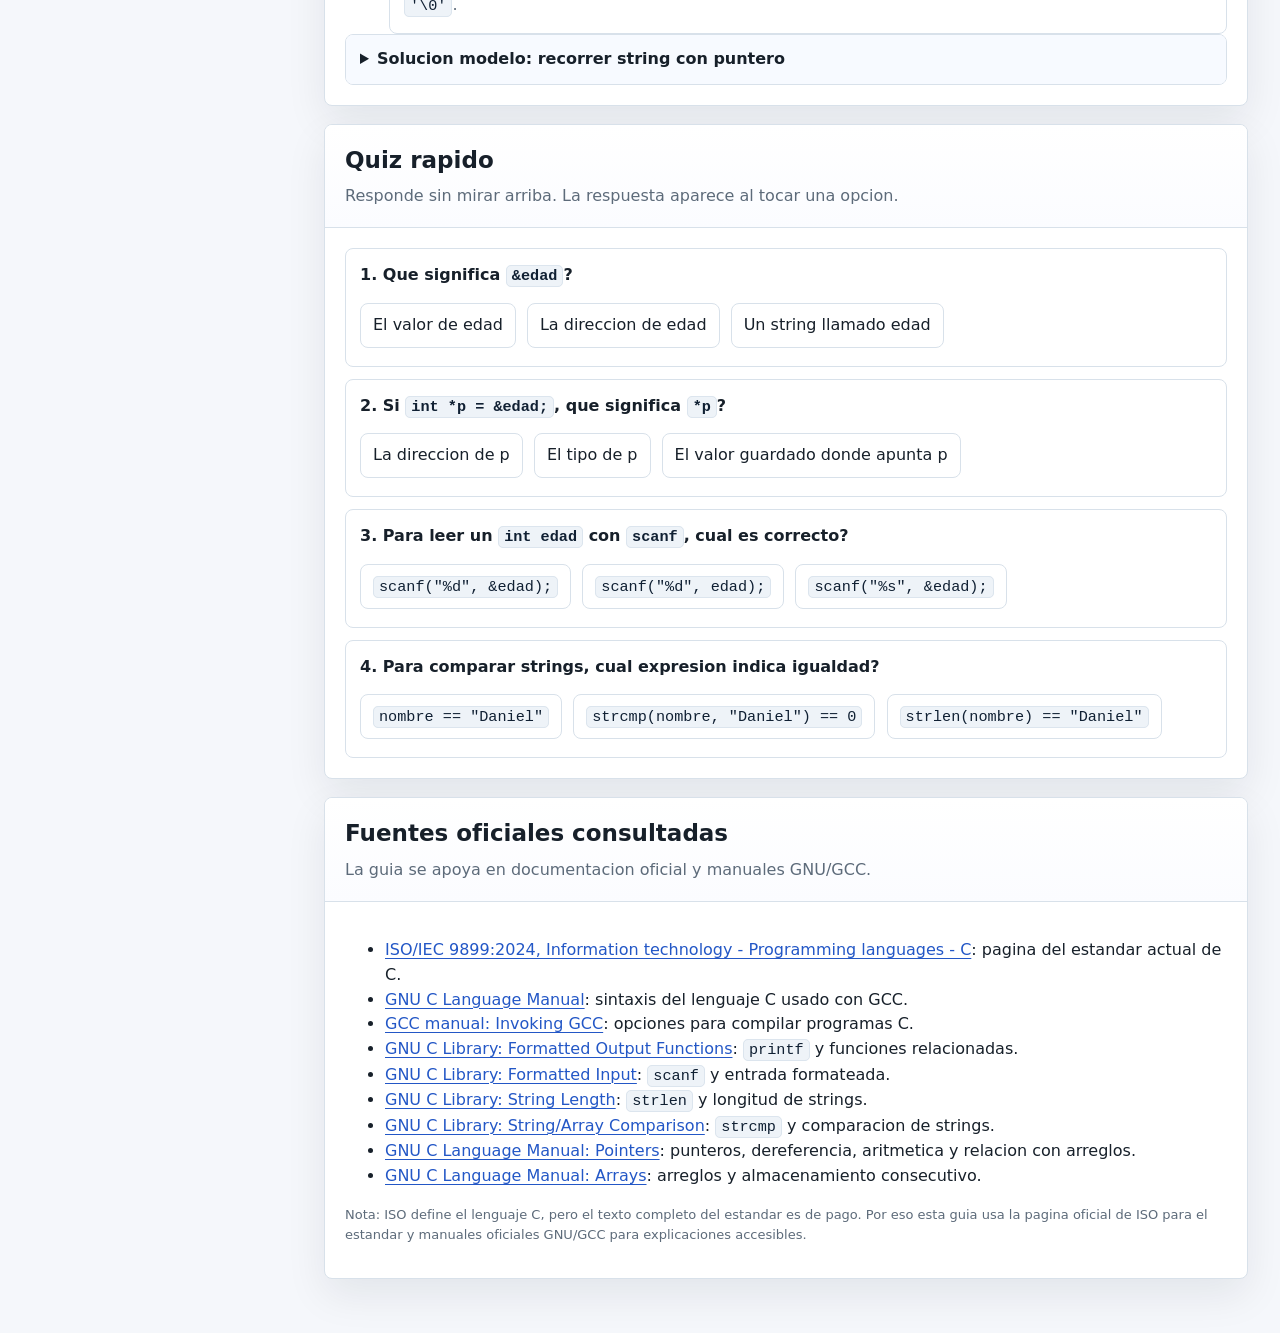
<file: 03.-Punteros_page/guia_original.html>
<!doctype html>
<html lang="es">
<head>
  <meta charset="utf-8">
  <meta name="viewport" content="width=device-width, initial-scale=1">
  <title>Guia dinamica de C: sintaxis, strings y punteros</title>
  <style>
    :root {
      color-scheme: light;
      --bg: #f5f7fb;
      --surface: #ffffff;
      --surface-2: #eef3f8;
      --text: #17202a;
      --muted: #5d6b7a;
      --line: #d8e1ea;
      --code: #101820;
      --code-2: #162536;
      --blue: #2357c6;
      --green: #147a55;
      --orange: #a45212;
      --red: #b42318;
      --teal: #087f8c;
      --focus: #111827;
      --shadow: 0 16px 40px rgba(16, 24, 40, 0.08);
    }

    * {
      box-sizing: border-box;
    }

    html {
      scroll-behavior: smooth;
    }

    body {
      margin: 0;
      background: var(--bg);
      color: var(--text);
      font-family: Inter, ui-sans-serif, system-ui, -apple-system, BlinkMacSystemFont, "Segoe UI", sans-serif;
      line-height: 1.55;
    }

    a {
      color: var(--blue);
      text-decoration-thickness: 1px;
      text-underline-offset: 3px;
    }

    button,
    input,
    select {
      font: inherit;
    }

    .layout {
      display: grid;
      grid-template-columns: 292px minmax(0, 1fr);
      min-height: 100vh;
    }

    aside {
      position: sticky;
      top: 0;
      height: 100vh;
      overflow: auto;
      padding: 22px 18px;
      border-right: 1px solid var(--line);
      background: #fbfcfe;
    }

    .brand {
      display: grid;
      gap: 4px;
      margin-bottom: 18px;
    }

    .brand strong {
      font-size: 18px;
      letter-spacing: 0;
    }

    .brand span {
      color: var(--muted);
      font-size: 13px;
    }

    .search {
      position: sticky;
      top: 0;
      z-index: 2;
      padding-bottom: 14px;
      background: #fbfcfe;
    }

    .search input {
      width: 100%;
      border: 1px solid var(--line);
      background: #fff;
      border-radius: 8px;
      padding: 10px 12px;
      color: var(--text);
    }

    .search input:focus {
      outline: 2px solid rgba(35, 87, 198, 0.18);
      border-color: var(--blue);
    }

    nav {
      display: grid;
      gap: 6px;
    }

    nav a {
      display: block;
      border-radius: 8px;
      color: var(--text);
      padding: 8px 10px;
      text-decoration: none;
      font-size: 14px;
    }

    nav a:hover,
    nav a.active {
      background: #e8eef9;
      color: #123a8c;
    }

    main {
      min-width: 0;
      padding: 28px 32px 54px;
    }

    .topbar {
      display: flex;
      align-items: center;
      justify-content: space-between;
      gap: 16px;
      margin: 0 auto 20px;
      max-width: 1180px;
    }

    .topbar h1 {
      margin: 0;
      font-size: clamp(28px, 3vw, 42px);
      line-height: 1.05;
      letter-spacing: 0;
    }

    .topbar p {
      margin: 8px 0 0;
      color: var(--muted);
      max-width: 760px;
    }

    .actions {
      display: flex;
      flex-wrap: wrap;
      gap: 8px;
      justify-content: flex-end;
    }

    .btn {
      border: 1px solid var(--line);
      border-radius: 8px;
      background: #fff;
      color: var(--text);
      padding: 9px 12px;
      cursor: pointer;
      white-space: nowrap;
    }

    .btn:hover {
      border-color: #b9c7d8;
      background: #f7faff;
    }

    .btn.primary {
      background: var(--blue);
      border-color: var(--blue);
      color: #fff;
    }

    .btn.primary:hover {
      background: #1c49aa;
    }

    .content {
      display: grid;
      gap: 18px;
      max-width: 1180px;
      margin: 0 auto;
    }

    section {
      background: var(--surface);
      border: 1px solid var(--line);
      border-radius: 8px;
      box-shadow: var(--shadow);
      overflow: clip;
    }

    section > header {
      border-bottom: 1px solid var(--line);
      padding: 18px 20px;
      background: linear-gradient(180deg, #fff, #fbfcff);
    }

    section > header h2 {
      margin: 0;
      font-size: 23px;
      letter-spacing: 0;
    }

    section > header p {
      margin: 6px 0 0;
      color: var(--muted);
    }

    .body {
      padding: 20px;
    }

    .grid {
      display: grid;
      gap: 14px;
    }

    .grid.two {
      grid-template-columns: repeat(2, minmax(0, 1fr));
    }

    .grid.three {
      grid-template-columns: repeat(3, minmax(0, 1fr));
    }

    .panel {
      border: 1px solid var(--line);
      border-radius: 8px;
      background: #fff;
      padding: 14px;
    }

    .panel h3,
    .panel h4 {
      margin: 0 0 8px;
      letter-spacing: 0;
    }

    .panel p,
    .panel li {
      color: var(--muted);
    }

    .panel p:last-child,
    .panel ul:last-child,
    .panel ol:last-child {
      margin-bottom: 0;
    }

    .callout {
      border-left: 4px solid var(--blue);
      background: #f2f6ff;
      padding: 12px 14px;
      border-radius: 8px;
      margin: 14px 0;
    }

    .callout.warn {
      border-color: var(--orange);
      background: #fff7ed;
    }

    .callout.good {
      border-color: var(--green);
      background: #edfdf6;
    }

    .callout.danger {
      border-color: var(--red);
      background: #fff1f0;
    }

    .callout p {
      margin: 0;
      color: var(--text);
    }

    .meta {
      display: flex;
      flex-wrap: wrap;
      gap: 8px;
      margin-top: 12px;
    }

    .tag {
      display: inline-flex;
      align-items: center;
      border-radius: 999px;
      padding: 4px 9px;
      background: #eef3f8;
      color: #334155;
      font-size: 12px;
      border: 1px solid #dbe4ee;
    }

    .tag.green {
      background: #e8f8f1;
      color: #0c5f43;
      border-color: #c6ebdc;
    }

    .tag.orange {
      background: #fff1dd;
      color: #8c3f0c;
      border-color: #ffd7a6;
    }

    .tag.red {
      background: #fff1f0;
      color: #9d1c13;
      border-color: #ffd0cc;
    }

    .codebox {
      position: relative;
      margin: 12px 0;
      border-radius: 8px;
      overflow: hidden;
      border: 1px solid #26384e;
      background: var(--code);
    }

    .codebox .label {
      display: flex;
      align-items: center;
      justify-content: space-between;
      gap: 10px;
      min-height: 38px;
      padding: 8px 10px;
      background: var(--code-2);
      color: #d7e4f2;
      font-size: 13px;
      border-bottom: 1px solid #26384e;
    }

    .copy {
      border: 1px solid #4d637a;
      background: #203348;
      color: #fff;
      border-radius: 6px;
      padding: 4px 8px;
      cursor: pointer;
      font-size: 12px;
    }

    .copy:hover {
      background: #29435f;
    }

    pre {
      margin: 0;
      overflow: auto;
      padding: 14px;
      color: #e6edf3;
      font: 14px/1.5 ui-monospace, SFMono-Regular, Menlo, Consolas, "Liberation Mono", monospace;
    }

    code {
      font-family: ui-monospace, SFMono-Regular, Menlo, Consolas, "Liberation Mono", monospace;
      font-size: 0.95em;
    }

    :not(pre) > code {
      background: #eef3f8;
      border: 1px solid #dce5ee;
      border-radius: 5px;
      padding: 1px 5px;
      color: #102033;
    }

    .syntax-table {
      width: 100%;
      border-collapse: collapse;
      overflow: hidden;
      border: 1px solid var(--line);
      border-radius: 8px;
      display: table;
    }

    .syntax-table th,
    .syntax-table td {
      padding: 10px 12px;
      border-bottom: 1px solid var(--line);
      text-align: left;
      vertical-align: top;
    }

    .syntax-table th {
      background: #f4f7fb;
      color: #243244;
    }

    .syntax-table tr:last-child td {
      border-bottom: 0;
    }

    .tabs {
      display: flex;
      flex-wrap: wrap;
      gap: 8px;
      margin-bottom: 14px;
    }

    .tab {
      border: 1px solid var(--line);
      background: #fff;
      color: var(--text);
      border-radius: 8px;
      padding: 8px 11px;
      cursor: pointer;
    }

    .tab[aria-selected="true"] {
      background: #e8eef9;
      color: #123a8c;
      border-color: #b8c8e6;
    }

    .tab-panel {
      display: none;
    }

    .tab-panel.active {
      display: block;
    }

    details {
      border: 1px solid var(--line);
      border-radius: 8px;
      background: #fff;
      overflow: clip;
    }

    details + details {
      margin-top: 10px;
    }

    summary {
      cursor: pointer;
      padding: 12px 14px;
      font-weight: 650;
      background: #f7faff;
    }

    details[open] summary {
      border-bottom: 1px solid var(--line);
    }

    details .inside {
      padding: 14px;
    }

    .timeline {
      display: grid;
      gap: 10px;
      counter-reset: step;
    }

    .step {
      display: grid;
      grid-template-columns: 34px 1fr;
      gap: 10px;
      align-items: start;
    }

    .step::before {
      counter-increment: step;
      content: counter(step);
      display: grid;
      place-items: center;
      width: 30px;
      height: 30px;
      border-radius: 50%;
      background: #e8eef9;
      color: #123a8c;
      font-weight: 700;
      font-size: 14px;
    }

    .memory-lab {
      display: grid;
      grid-template-columns: minmax(260px, 0.9fr) minmax(320px, 1.1fr);
      gap: 16px;
      align-items: start;
    }

    .memory-controls {
      display: grid;
      gap: 12px;
      border: 1px solid var(--line);
      border-radius: 8px;
      padding: 14px;
      background: #fff;
    }

    .memory-controls label {
      display: grid;
      gap: 6px;
      font-weight: 650;
      color: #243244;
    }

    .memory-controls input[type="range"] {
      width: 100%;
    }

    .memory-row {
      display: grid;
      grid-template-columns: repeat(5, minmax(82px, 1fr));
      gap: 8px;
    }

    .cell {
      min-height: 94px;
      border: 2px solid #c9d6e3;
      border-radius: 8px;
      background: #fff;
      padding: 8px;
      position: relative;
      display: grid;
      align-content: center;
      gap: 4px;
      text-align: center;
      transition: 140ms ease;
    }

    .cell.active {
      border-color: var(--blue);
      box-shadow: 0 0 0 3px rgba(35, 87, 198, 0.14);
      background: #f4f7ff;
    }

    .cell .value {
      font-size: 22px;
      font-weight: 800;
      color: #102033;
    }

    .cell .addr,
    .cell .expr {
      color: var(--muted);
      font-size: 12px;
      overflow-wrap: anywhere;
    }

    .arrow-note {
      margin-top: 10px;
      border: 1px dashed #b9c7d8;
      background: #fbfdff;
      border-radius: 8px;
      padding: 10px;
      color: #243244;
    }

    .quiz {
      display: grid;
      gap: 12px;
    }

    .question {
      border: 1px solid var(--line);
      border-radius: 8px;
      padding: 14px;
      background: #fff;
    }

    .question h4 {
      margin: 0 0 10px;
    }

    .question button {
      margin: 4px 6px 4px 0;
    }

    .answer {
      margin-top: 10px;
      padding: 10px;
      border-radius: 8px;
      display: none;
    }

    .answer.ok {
      display: block;
      background: #edfdf6;
      border: 1px solid #bde8d5;
      color: #0c5f43;
    }

    .answer.no {
      display: block;
      background: #fff1f0;
      border: 1px solid #ffd0cc;
      color: #9d1c13;
    }

    .progress {
      height: 8px;
      border-radius: 999px;
      background: #dce5ee;
      overflow: hidden;
      margin: 16px 0 0;
    }

    .progress > span {
      display: block;
      height: 100%;
      width: 0;
      background: linear-gradient(90deg, var(--blue), var(--green));
      transition: width 180ms ease;
    }

    .hidden-by-search {
      display: none;
    }

    .mini-index {
      display: grid;
      grid-template-columns: repeat(auto-fit, minmax(190px, 1fr));
      gap: 10px;
    }

    .mini-index a {
      border: 1px solid var(--line);
      border-radius: 8px;
      background: #fff;
      padding: 12px;
      text-decoration: none;
      color: var(--text);
    }

    .mini-index a:hover {
      border-color: #b8c8e6;
      background: #f7faff;
    }

    .mini-index strong {
      display: block;
      margin-bottom: 3px;
    }

    .mini-index span {
      display: block;
      color: var(--muted);
      font-size: 13px;
    }

    .footer {
      color: var(--muted);
      font-size: 13px;
    }

    @media (max-width: 980px) {
      .layout {
        grid-template-columns: 1fr;
      }

      aside {
        position: relative;
        height: auto;
        border-right: 0;
        border-bottom: 1px solid var(--line);
      }

      nav {
        grid-template-columns: repeat(auto-fit, minmax(160px, 1fr));
      }

      main {
        padding: 22px 16px 44px;
      }

      .topbar {
        align-items: flex-start;
        flex-direction: column;
      }

      .actions {
        justify-content: flex-start;
      }

      .grid.two,
      .grid.three,
      .memory-lab {
        grid-template-columns: 1fr;
      }

      .memory-row {
        grid-template-columns: repeat(5, minmax(60px, 1fr));
      }
    }

    @media (max-width: 620px) {
      .memory-row {
        grid-template-columns: repeat(2, minmax(0, 1fr));
      }

      .syntax-table,
      .syntax-table thead,
      .syntax-table tbody,
      .syntax-table th,
      .syntax-table td,
      .syntax-table tr {
        display: block;
      }

      .syntax-table thead {
        display: none;
      }

      .syntax-table tr {
        border-bottom: 1px solid var(--line);
      }

      .syntax-table td {
        border-bottom: 0;
      }

      .syntax-table td::before {
        content: attr(data-label);
        display: block;
        color: #64748b;
        font-size: 12px;
        font-weight: 700;
        text-transform: uppercase;
        margin-bottom: 3px;
      }
    }
  </style>
</head>
<body>
  <div class="layout">
    <aside>
      <div class="brand">
        <strong>C desde tus archivos</strong>
        <span>Hola mundo, variables, entradas, operaciones, condicionales, strings y punteros.</span>
      </div>
      <div class="search">
        <input id="search" type="search" placeholder="Buscar tema: scanf, puntero, strcmp...">
      </div>
      <nav id="nav">
        <a href="#inicio">Inicio</a>
        <a href="#mapa">Mapa de avance</a>
        <a href="#estructura">Estructura base</a>
        <a href="#variables">Variables y tipos</a>
        <a href="#printf">printf y formato</a>
        <a href="#scanf">scanf y entradas</a>
        <a href="#operadores">Operadores</a>
        <a href="#condicionales">Condicionales</a>
        <a href="#strings">Strings</a>
        <a href="#arreglos">Arreglos</a>
        <a href="#bucles">Bucles</a>
        <a href="#punteros">Punteros</a>
        <a href="#memoria">Laboratorio de memoria</a>
        <a href="#errores">Errores de tus archivos</a>
        <a href="#ejercicios">Practicas</a>
        <a href="#quiz">Quiz rapido</a>
        <a href="#fuentes">Fuentes</a>
      </nav>
    </aside>

    <main>
      <div class="topbar" id="inicio">
        <div>
          <h1>Guia dinamica de sintaxis C y punteros</h1>
          <p>Esta guia esta hecha a partir de los ejercicios que tienes en este directorio: del primer <code>printf</code> hasta arreglos, strings y el inicio real de punteros.</p>
          <div class="meta">
            <span class="tag green">Basado en tus archivos 1 al 7</span>
            <span class="tag">HTML autocontenido</span>
            <span class="tag orange">Con correcciones practicas</span>
          </div>
          <div class="progress" aria-label="Progreso de lectura"><span id="readProgress"></span></div>
        </div>
        <div class="actions">
          <button class="btn" id="expandAll">Abrir detalles</button>
          <button class="btn" id="collapseAll">Cerrar detalles</button>
          <button class="btn primary" onclick="window.print()">Imprimir / PDF</button>
        </div>
      </div>

      <div class="content">
        <section id="mapa" data-search="avance ejercicios hola mundo variables entradas operaciones condicionales strings punteros">
          <header>
            <h2>Mapa de avance</h2>
            <p>Lo que ya tocaste en tus archivos y como se conecta con punteros.</p>
          </header>
          <div class="body">
            <div class="mini-index">
              <a href="#estructura"><strong>1. Hola mundo</strong><span><code>#include</code>, <code>main</code>, <code>printf</code>, <code>return 0</code>.</span></a>
              <a href="#variables"><strong>2. Variables</strong><span><code>int</code>, <code>double</code>, <code>char[]</code>, asignacion e impresion.</span></a>
              <a href="#scanf"><strong>3. Entradas</strong><span><code>scanf</code>, formatos y operador direccion <code>&amp;</code>.</span></a>
              <a href="#operadores"><strong>4. Operaciones</strong><span>Suma, resta, multiplicacion, division entera y precedencia.</span></a>
              <a href="#condicionales"><strong>5. Condicionales</strong><span><code>if</code>, <code>else</code>, comparadores y logica booleana.</span></a>
              <a href="#strings"><strong>6. Strings</strong><span><code>&lt;string.h&gt;</code>, <code>strlen</code>, <code>strcmp</code>, buffers.</span></a>
              <a href="#punteros"><strong>7. Punteros</strong><span>Direcciones, <code>*</code>, arreglos, aritmetica de punteros.</span></a>
            </div>
            <div class="callout good">
              <p>La idea clave: ya usaste punteros sin llamarlos asi cuando escribiste <code>scanf("%d", &amp;edad)</code>. Ese <code>&amp;edad</code> entrega la direccion de memoria donde <code>scanf</code> debe guardar el numero.</p>
            </div>
          </div>
        </section>

        <section id="estructura" data-search="estructura include stdio main return llaves punto coma programa completo">
          <header>
            <h2>Estructura base de un programa C</h2>
            <p>Todo programa C ejecutable necesita una funcion de entrada, normalmente <code>main</code>.</p>
          </header>
          <div class="body">
            <div class="grid two">
              <div>
                <p>Tu archivo <code>1.HolaMundo.c</code> contiene la forma minima para imprimir en pantalla.</p>
                <div class="codebox">
                  <div class="label"><span>1.HolaMundo.c</span><button class="copy">Copiar</button></div>
                  <pre><code>#include &lt;stdio.h&gt;

int main() {
    printf("Hola mundo");
    return 0;
}</code></pre>
                </div>
              </div>
              <div class="panel">
                <h3>Lectura linea por linea</h3>
                <ul>
                  <li><code>#include &lt;stdio.h&gt;</code>: pide declaraciones de entrada/salida estandar, como <code>printf</code> y <code>scanf</code>.</li>
                  <li><code>int main()</code>: funcion donde empieza el programa. Retorna un entero al sistema operativo.</li>
                  <li><code>{ ... }</code>: bloque de instrucciones.</li>
                  <li><code>printf(...);</code>: llamada a funcion. La instruccion termina con <code>;</code>.</li>
                  <li><code>return 0;</code>: final correcto del programa.</li>
                </ul>
              </div>
            </div>

            <table class="syntax-table">
              <thead>
                <tr>
                  <th>Sintaxis</th>
                  <th>Significado</th>
                  <th>Ejemplo</th>
                </tr>
              </thead>
              <tbody>
                <tr>
                  <td data-label="Sintaxis"><code>#include &lt;archivo.h&gt;</code></td>
                  <td data-label="Significado">Incluye declaraciones de una biblioteca.</td>
                  <td data-label="Ejemplo"><code>#include &lt;stdio.h&gt;</code></td>
                </tr>
                <tr>
                  <td data-label="Sintaxis"><code>tipo nombre(...)</code></td>
                  <td data-label="Significado">Declara una funcion.</td>
                  <td data-label="Ejemplo"><code>int main()</code></td>
                </tr>
                <tr>
                  <td data-label="Sintaxis"><code>{ }</code></td>
                  <td data-label="Significado">Agrupa instrucciones en un bloque.</td>
                  <td data-label="Ejemplo"><code>if (edad &gt;= 18) { ... }</code></td>
                </tr>
                <tr>
                  <td data-label="Sintaxis"><code>;</code></td>
                  <td data-label="Significado">Cierra una sentencia simple.</td>
                  <td data-label="Ejemplo"><code>int edad = 20;</code></td>
                </tr>
                <tr>
                  <td data-label="Sintaxis"><code>//</code> y <code>/* */</code></td>
                  <td data-label="Significado">Comentarios ignorados por el compilador.</td>
                  <td data-label="Ejemplo"><code>// una linea</code></td>
                </tr>
              </tbody>
            </table>

            <details>
              <summary>Como compilar y ejecutar</summary>
              <div class="inside">
                <p>Con GCC, el patron recomendado para tus ejercicios es este:</p>
                <div class="codebox">
                  <div class="label"><span>Terminal</span><button class="copy">Copiar</button></div>
                  <pre><code>gcc -Wall -Wextra -std=c17 1.HolaMundo.c -o 1.HolaMundo
./1.HolaMundo</code></pre>
                </div>
                <p><code>-Wall -Wextra</code> activa advertencias utiles. No son decoracion: en C, muchas advertencias avisan errores reales de tipos, memoria o formato.</p>
              </div>
            </details>
          </div>
        </section>

        <section id="variables" data-search="variables tipos int double char char array declaracion inicializacion asignacion sizeof">
          <header>
            <h2>Variables y tipos</h2>
            <p>Una variable es una zona de memoria con nombre, tipo y valor.</p>
          </header>
          <div class="body">
            <div class="grid two">
              <div>
                <div class="codebox">
                  <div class="label"><span>2.Variables.c</span><button class="copy">Copiar</button></div>
                  <pre><code>#include &lt;stdio.h&gt;

int main() {
    int edad = 20;
    char nombre[] = "Saul";
    double estatura = 1.71;

    printf("%d", edad);
    printf("%.2f", estatura);
    printf("%s", nombre);
    return 0;
}</code></pre>
                </div>
              </div>
              <div class="panel">
                <h3>Partes de una variable</h3>
                <ul>
                  <li><code>int edad = 20;</code>: entero.</li>
                  <li><code>double estatura = 1.71;</code>: numero real de doble precision.</li>
                  <li><code>char nombre[] = "Saul";</code>: arreglo de caracteres terminado en <code>'\0'</code>.</li>
                  <li><code>=</code>: asignacion, no comparacion.</li>
                </ul>
              </div>
            </div>

            <table class="syntax-table">
              <thead>
                <tr>
                  <th>Tipo</th>
                  <th>Uso comun</th>
                  <th>Formato con printf</th>
                  <th>Formato con scanf</th>
                </tr>
              </thead>
              <tbody>
                <tr>
                  <td data-label="Tipo"><code>int</code></td>
                  <td data-label="Uso comun">Enteros: edad, cantidad, indice.</td>
                  <td data-label="printf"><code>%d</code></td>
                  <td data-label="scanf"><code>%d</code> con <code>&amp;variable</code></td>
                </tr>
                <tr>
                  <td data-label="Tipo"><code>double</code></td>
                  <td data-label="Uso comun">Decimales: estatura, promedio.</td>
                  <td data-label="printf"><code>%f</code>, <code>%.2f</code></td>
                  <td data-label="scanf"><code>%lf</code> con <code>&amp;variable</code></td>
                </tr>
                <tr>
                  <td data-label="Tipo"><code>char</code></td>
                  <td data-label="Uso comun">Un caracter.</td>
                  <td data-label="printf"><code>%c</code></td>
                  <td data-label="scanf"><code> %c</code> con <code>&amp;variable</code></td>
                </tr>
                <tr>
                  <td data-label="Tipo"><code>char[]</code></td>
                  <td data-label="Uso comun">String guardado en arreglo.</td>
                  <td data-label="printf"><code>%s</code></td>
                  <td data-label="scanf"><code>%29s</code> sin <code>&amp;</code> si el buffer es <code>char nombre[30]</code></td>
                </tr>
              </tbody>
            </table>

            <div class="callout">
              <p><code>sizeof(variable)</code> devuelve cuantos bytes ocupa ese objeto en memoria. En arreglos sirve para calcular cantidad de elementos, pero en punteros devuelve el tamano del puntero, no del arreglo original.</p>
            </div>
          </div>
        </section>

        <section id="printf" data-search="printf formato salida %d %f %.2f %s %c %p barra n">
          <header>
            <h2>printf y cadenas de formato</h2>
            <p><code>printf</code> imprime texto normal y valores formateados.</p>
          </header>
          <div class="body">
            <div class="tabs" role="tablist" aria-label="Ejemplos de printf">
              <button class="tab" role="tab" aria-selected="true" data-tab="printf-basico">Basico</button>
              <button class="tab" role="tab" aria-selected="false" data-tab="printf-formatos">Formatos</button>
              <button class="tab" role="tab" aria-selected="false" data-tab="printf-errores">Errores</button>
            </div>

            <div id="printf-basico" class="tab-panel active" role="tabpanel">
              <p>El primer argumento de <code>printf</code> es una cadena de formato. Los caracteres normales salen tal cual. Las conversiones empiezan con <code>%</code>.</p>
              <div class="codebox">
                <div class="label"><span>Salida formateada</span><button class="copy">Copiar</button></div>
                <pre><code>int edad = 20;
double estatura = 1.71;
char nombre[] = "Saul";

printf("Nombre: %s\n", nombre);
printf("Edad: %d\n", edad);
printf("Estatura: %.2f\n", estatura);</code></pre>
              </div>
            </div>

            <div id="printf-formatos" class="tab-panel" role="tabpanel">
              <table class="syntax-table">
                <thead>
                  <tr>
                    <th>Formato</th>
                    <th>Tipo esperado</th>
                    <th>Ejemplo</th>
                  </tr>
                </thead>
                <tbody>
                  <tr>
                    <td data-label="Formato"><code>%d</code></td>
                    <td data-label="Tipo esperado"><code>int</code></td>
                    <td data-label="Ejemplo"><code>printf("%d", edad);</code></td>
                  </tr>
                  <tr>
                    <td data-label="Formato"><code>%f</code></td>
                    <td data-label="Tipo esperado"><code>double</code> en <code>printf</code></td>
                    <td data-label="Ejemplo"><code>printf("%f", estatura);</code></td>
                  </tr>
                  <tr>
                    <td data-label="Formato"><code>%.2f</code></td>
                    <td data-label="Tipo esperado"><code>double</code>, con 2 decimales visibles</td>
                    <td data-label="Ejemplo"><code>printf("%.2f", 1.714);</code></td>
                  </tr>
                  <tr>
                    <td data-label="Formato"><code>%s</code></td>
                    <td data-label="Tipo esperado"><code>char *</code> apuntando a string terminado en <code>'\0'</code></td>
                    <td data-label="Ejemplo"><code>printf("%s", nombre);</code></td>
                  </tr>
                  <tr>
                    <td data-label="Formato"><code>%c</code></td>
                    <td data-label="Tipo esperado"><code>int</code> que representa un caracter</td>
                    <td data-label="Ejemplo"><code>printf("%c", inicial);</code></td>
                  </tr>
                  <tr>
                    <td data-label="Formato"><code>%p</code></td>
                    <td data-label="Tipo esperado"><code>void *</code>, una direccion</td>
                    <td data-label="Ejemplo"><code>printf("%p", (void *)&amp;edad);</code></td>
                  </tr>
                  <tr>
                    <td data-label="Formato"><code>%%</code></td>
                    <td data-label="Tipo esperado">Ningun argumento</td>
                    <td data-label="Ejemplo"><code>printf("100%%");</code></td>
                  </tr>
                </tbody>
              </table>
            </div>

            <div id="printf-errores" class="tab-panel" role="tabpanel">
              <div class="callout danger">
                <p>En C, el formato y el tipo deben coincidir. Si escribes <code>printf("%d", estatura)</code>, el compilador puede advertirlo y el programa puede imprimir basura.</p>
              </div>
              <div class="codebox">
                <div class="label"><span>Mal vs bien</span><button class="copy">Copiar</button></div>
                <pre><code>double estatura = 1.71;

printf("%d\n", estatura);     // mal: %d espera int
printf("%.2f\n", estatura);   // bien: %.2f imprime double con 2 decimales</code></pre>
              </div>
            </div>
          </div>
        </section>

        <section id="scanf" data-search="scanf entrada leer stdin & direccion retorno validar %d %s ancho buffer">
          <header>
            <h2>scanf y entradas</h2>
            <p><code>scanf</code> lee datos desde la entrada estandar y necesita direcciones donde guardar.</p>
          </header>
          <div class="body">
            <div class="grid two">
              <div>
                <div class="codebox">
                  <div class="label"><span>3.Leer_Entradas.c mejorado</span><button class="copy">Copiar</button></div>
                  <pre><code>#include &lt;stdio.h&gt;

int main() {
    int edad;

    printf("Escribe tu edad: ");

    if (scanf("%d", &amp;edad) != 1) {
        printf("Entrada invalida\n");
        return 1;
    }

    printf("Tu edad es %d\n", edad);
    return 0;
}</code></pre>
                </div>
              </div>
              <div class="panel">
                <h3>Por que va <code>&amp;edad</code></h3>
                <p><code>edad</code> es el valor. <code>&amp;edad</code> es la direccion donde vive ese valor. <code>scanf</code> no puede modificar tu variable si solo le das una copia del valor; necesita saber donde escribir.</p>
                <p>Esta es la puerta de entrada a punteros.</p>
              </div>
            </div>

            <details>
              <summary>Reglas practicas de scanf</summary>
              <div class="inside">
                <ul>
                  <li>Para <code>int</code>: <code>scanf("%d", &amp;edad)</code>.</li>
                  <li>Para <code>double</code>: <code>scanf("%lf", &amp;estatura)</code>.</li>
                  <li>Para <code>char</code>: <code>scanf(" %c", &amp;letra)</code>. El espacio antes de <code>%c</code> consume saltos de linea pendientes.</li>
                  <li>Para <code>char nombre[30]</code>: <code>scanf("%29s", nombre)</code>. No uses <code>&amp;nombre</code> con <code>%s</code>.</li>
                  <li>Verifica el retorno: si querias leer 1 dato, espera que retorne <code>1</code>.</li>
                </ul>
              </div>
            </details>

            <div class="callout warn">
              <p><code>scanf("%s", nombre)</code> lee hasta el primer espacio. Para nombres con espacios, conviene <code>fgets</code>. Para aprender punteros esta bien usar <code>scanf</code>, pero con ancho maximo: <code>%29s</code> si el buffer mide 30.</p>
            </div>
          </div>
        </section>

        <section id="operadores" data-search="operadores suma resta multiplicacion division modulo precedencia incremento i++ asignacion comparacion">
          <header>
            <h2>Operadores</h2>
            <p>Los operadores combinan valores. Algunos producen numeros, otros producen verdadero/falso.</p>
          </header>
          <div class="body">
            <div class="grid two">
              <div>
                <div class="codebox">
                  <div class="label"><span>4.Operaciones_Matematicas.c mejorado</span><button class="copy">Copiar</button></div>
                  <pre><code>#include &lt;stdio.h&gt;

int main() {
    int a;
    int b;

    printf("Ingresa el primer numero: ");
    scanf("%d", &amp;a);

    printf("Ingresa el segundo numero: ");
    scanf("%d", &amp;b);

    printf("Suma: %d\n", a + b);
    printf("Resta: %d\n", a - b);
    printf("Multiplicacion: %d\n", a * b);

    if (b != 0) {
        printf("Division entera: %d\n", a / b);
        printf("Residuo: %d\n", a % b);
    } else {
        printf("No se puede dividir entre cero\n");
    }

    return 0;
}</code></pre>
                </div>
              </div>
              <div class="panel">
                <h3>Tabla rapida</h3>
                <table class="syntax-table">
                  <thead>
                    <tr><th>Operador</th><th>Uso</th></tr>
                  </thead>
                  <tbody>
                    <tr><td data-label="Operador"><code>+</code></td><td data-label="Uso">Suma.</td></tr>
                    <tr><td data-label="Operador"><code>-</code></td><td data-label="Uso">Resta o signo negativo.</td></tr>
                    <tr><td data-label="Operador"><code>*</code></td><td data-label="Uso">Multiplicacion. Tambien dereferencia en punteros.</td></tr>
                    <tr><td data-label="Operador"><code>/</code></td><td data-label="Uso">Division. Si ambos son <code>int</code>, el resultado es entero.</td></tr>
                    <tr><td data-label="Operador"><code>%</code></td><td data-label="Uso">Residuo de division entera.</td></tr>
                    <tr><td data-label="Operador"><code>++</code></td><td data-label="Uso">Incremento: <code>i++</code>.</td></tr>
                    <tr><td data-label="Operador"><code>--</code></td><td data-label="Uso">Decremento: <code>i--</code>.</td></tr>
                  </tbody>
                </table>
              </div>
            </div>
            <div class="callout">
              <p>En <code>int a = 7; int b = 2;</code>, <code>a / b</code> da <code>3</code>, no <code>3.5</code>. Para decimales, al menos uno debe ser <code>double</code>: <code>(double)a / b</code>.</p>
            </div>
          </div>
        </section>

        <section id="condicionales" data-search="if else else if comparadores == != mayor menor && || ! booleano">
          <header>
            <h2>Condicionales</h2>
            <p><code>if</code> ejecuta un bloque solo si una condicion es verdadera.</p>
          </header>
          <div class="body">
            <div class="grid two">
              <div>
                <div class="codebox">
                  <div class="label"><span>5.Condicionales.c mejorado</span><button class="copy">Copiar</button></div>
                  <pre><code>#include &lt;stdio.h&gt;

int main() {
    int edad;

    printf("Ingresa tu edad: ");
    scanf("%d", &amp;edad);

    if (edad &lt; 18) {
        printf("Eres menor de edad\n");
    } else if (edad == 40) {
        printf("Estas en la crisis de los 40\n");
    } else {
        printf("Tu edad es: %d\n", edad);
    }

    return 0;
}</code></pre>
                </div>
              </div>
              <div class="panel">
                <h3>Comparadores</h3>
                <table class="syntax-table">
                  <thead>
                    <tr><th>Operador</th><th>Significado</th></tr>
                  </thead>
                  <tbody>
                    <tr><td data-label="Operador"><code>==</code></td><td data-label="Significado">Igualdad.</td></tr>
                    <tr><td data-label="Operador"><code>!=</code></td><td data-label="Significado">Diferente.</td></tr>
                    <tr><td data-label="Operador"><code>&lt;</code></td><td data-label="Significado">Menor que.</td></tr>
                    <tr><td data-label="Operador"><code>&gt;</code></td><td data-label="Significado">Mayor que.</td></tr>
                    <tr><td data-label="Operador"><code>&lt;=</code></td><td data-label="Significado">Menor o igual.</td></tr>
                    <tr><td data-label="Operador"><code>&gt;=</code></td><td data-label="Significado">Mayor o igual.</td></tr>
                  </tbody>
                </table>
              </div>
            </div>

            <details>
              <summary>Logica con <code>&amp;&amp;</code>, <code>||</code> y <code>!</code></summary>
              <div class="inside">
                <ul>
                  <li><code>a &amp;&amp; b</code>: verdadero solo si ambas condiciones son verdaderas.</li>
                  <li><code>a || b</code>: verdadero si al menos una condicion es verdadera.</li>
                  <li><code>!a</code>: niega una condicion.</li>
                </ul>
                <div class="codebox">
                  <div class="label"><span>Condicion compuesta</span><button class="copy">Copiar</button></div>
                  <pre><code>if (edad &gt;= 18 &amp;&amp; edad &lt;= 65) {
    printf("Edad laboral comun\n");
}</code></pre>
                </div>
              </div>
            </details>
          </div>
        </section>

        <section id="strings" data-search="strings char array string.h strlen strcmp fgets scanf %s null terminator barra cero">
          <header>
            <h2>Strings</h2>
            <p>En C, un string no es un tipo especial: normalmente es un arreglo de <code>char</code> terminado en <code>'\0'</code>.</p>
          </header>
          <div class="body">
            <div class="grid two">
              <div>
                <div class="codebox">
                  <div class="label"><span>6.Strings.c corregido</span><button class="copy">Copiar</button></div>
                  <pre><code>#include &lt;stdio.h&gt;
#include &lt;string.h&gt;

int main() {
    char nombre[30];

    printf("Ingresa tu nombre: ");

    if (scanf("%29s", nombre) != 1) {
        printf("No se pudo leer el nombre\n");
        return 1;
    }

    if (strcmp(nombre, "Daniel") == 0) {
        printf("Hola, %s\n", nombre);
        printf("Coincidencia exacta\n");
    } else {
        printf("Hola, %s\n", nombre);
    }

    printf("Tu nombre tiene %zu caracteres visibles\n", strlen(nombre));

    return 0;
}</code></pre>
                </div>
              </div>
              <div class="panel">
                <h3>Conceptos clave</h3>
                <ul>
                  <li><code>char nombre[30]</code>: reserva espacio para hasta 29 caracteres mas <code>'\0'</code>.</li>
                  <li><code>%29s</code>: limita la lectura para no desbordar el arreglo.</li>
                  <li><code>strlen(nombre)</code>: cuenta bytes antes del <code>'\0'</code>.</li>
                  <li><code>strcmp(a, b) == 0</code>: las cadenas son iguales.</li>
                  <li><code>%zu</code>: formato correcto para imprimir <code>size_t</code>, el tipo que retorna <code>strlen</code>.</li>
                </ul>
              </div>
            </div>

            <details>
              <summary>Representacion de <code>"Saul"</code> en memoria</summary>
              <div class="inside">
                <table class="syntax-table">
                  <thead>
                    <tr>
                      <th>Indice</th>
                      <th>0</th>
                      <th>1</th>
                      <th>2</th>
                      <th>3</th>
                      <th>4</th>
                    </tr>
                  </thead>
                  <tbody>
                    <tr>
                      <td data-label="Indice">Contenido</td>
                      <td data-label="0"><code>'S'</code></td>
                      <td data-label="1"><code>'a'</code></td>
                      <td data-label="2"><code>'u'</code></td>
                      <td data-label="3"><code>'l'</code></td>
                      <td data-label="4"><code>'\0'</code></td>
                    </tr>
                  </tbody>
                </table>
                <p>El caracter nulo no se imprime, pero marca donde termina el string. Si falta, funciones como <code>strlen</code> o <code>printf("%s")</code> seguirian leyendo memoria hasta encontrar un cero por casualidad.</p>
              </div>
            </details>

            <div class="callout warn">
              <p>Tu condicion original <code>strlen(nombre) &lt;= 0 &amp;&amp; strcmp(nombre, "Daniel") == 0</code> no puede cumplirse para <code>"Daniel"</code>: si el nombre es Daniel, su longitud no es 0. Para igualdad usa directamente <code>strcmp(nombre, "Daniel") == 0</code>.</p>
            </div>
          </div>
        </section>

        <section id="arreglos" data-search="arreglos arrays int numeros indice cantidad sizeof elementos memoria consecutiva">
          <header>
            <h2>Arreglos</h2>
            <p>Un arreglo guarda varios elementos del mismo tipo en memoria consecutiva.</p>
          </header>
          <div class="body">
            <div class="grid two">
              <div>
                <div class="codebox">
                  <div class="label"><span>Arreglo de enteros</span><button class="copy">Copiar</button></div>
                  <pre><code>#include &lt;stdio.h&gt;

int main() {
    int numeros[] = {10, 20, 30, 40, 50};
    int cantidad = sizeof(numeros) / sizeof(numeros[0]);

    for (int i = 0; i &lt; cantidad; i++) {
        printf("numeros[%d] = %d\n", i, numeros[i]);
    }

    return 0;
}</code></pre>
                </div>
              </div>
              <div class="panel">
                <h3>Reglas</h3>
                <ul>
                  <li>Los indices empiezan en <code>0</code>.</li>
                  <li>Si hay 5 elementos, el ultimo indice es <code>4</code>.</li>
                  <li><code>numeros[i]</code> accede al elemento <code>i</code>.</li>
                  <li><code>sizeof(numeros) / sizeof(numeros[0])</code> calcula elementos solo mientras <code>numeros</code> siga siendo arreglo, no puntero.</li>
                </ul>
              </div>
            </div>

            <div class="callout">
              <p>Los arreglos conectan directamente con punteros: en muchas expresiones, el nombre del arreglo se convierte en direccion del primer elemento. Por eso <code>int *p = numeros;</code> apunta a <code>numeros[0]</code>.</p>
            </div>
          </div>
        </section>

        <section id="bucles" data-search="for while do while bucles ciclos i++ recorrer arreglo">
          <header>
            <h2>Bucles</h2>
            <p>Los bucles repiten instrucciones. Ya aparece un <code>for</code> en tu archivo de punteros.</p>
          </header>
          <div class="body">
            <div class="grid three">
              <div class="panel">
                <h3><code>for</code></h3>
                <p>Ideal cuando sabes cuantas veces repetir.</p>
                <div class="codebox">
                  <div class="label"><span>for</span><button class="copy">Copiar</button></div>
                  <pre><code>for (int i = 0; i &lt; 5; i++) {
    printf("%d\n", i);
}</code></pre>
                </div>
              </div>
              <div class="panel">
                <h3><code>while</code></h3>
                <p>Repite mientras la condicion siga siendo verdadera.</p>
                <div class="codebox">
                  <div class="label"><span>while</span><button class="copy">Copiar</button></div>
                  <pre><code>int i = 0;
while (i &lt; 5) {
    printf("%d\n", i);
    i++;
}</code></pre>
                </div>
              </div>
              <div class="panel">
                <h3><code>do while</code></h3>
                <p>Ejecuta al menos una vez.</p>
                <div class="codebox">
                  <div class="label"><span>do while</span><button class="copy">Copiar</button></div>
                  <pre><code>int opcion;
do {
    scanf("%d", &amp;opcion);
} while (opcion != 0);</code></pre>
                </div>
              </div>
            </div>
          </div>
        </section>

        <section id="punteros" data-search="punteros pointers direccion memoria & * int* dereferencia NULL aritmetica arrays char* void*">
          <header>
            <h2>Punteros</h2>
            <p>Un puntero es una variable que guarda una direccion de memoria.</p>
          </header>
          <div class="body">
            <div class="callout good">
              <p>Resumen mental: <code>&amp;x</code> pregunta "donde esta x?". <code>*p</code> pregunta "que valor hay donde apunta p?".</p>
            </div>

            <div class="tabs" role="tablist" aria-label="Punteros">
              <button class="tab" role="tab" aria-selected="true" data-tab="ptr-basico">Basico</button>
              <button class="tab" role="tab" aria-selected="false" data-tab="ptr-arreglos">Con arreglos</button>
              <button class="tab" role="tab" aria-selected="false" data-tab="ptr-funciones">Con funciones</button>
              <button class="tab" role="tab" aria-selected="false" data-tab="ptr-strings">Con strings</button>
              <button class="tab" role="tab" aria-selected="false" data-tab="ptr-seguridad">Seguridad</button>
            </div>

            <div id="ptr-basico" class="tab-panel active" role="tabpanel">
              <div class="grid two">
                <div>
                  <div class="codebox">
                    <div class="label"><span>Direccion y dereferencia</span><button class="copy">Copiar</button></div>
                    <pre><code>#include &lt;stdio.h&gt;

int main() {
    int edad = 20;
    int *p = &amp;edad;

    printf("edad = %d\n", edad);
    printf("&amp;edad = %p\n", (void *)&amp;edad);
    printf("p = %p\n", (void *)p);
    printf("*p = %d\n", *p);

    *p = 21;
    printf("edad ahora = %d\n", edad);

    return 0;
}</code></pre>
                  </div>
                </div>
                <div class="panel">
                  <h3>Que significa cada parte</h3>
                  <ul>
                    <li><code>int *p</code>: <code>p</code> guarda direcciones de variables <code>int</code>.</li>
                    <li><code>&amp;edad</code>: direccion de <code>edad</code>.</li>
                    <li><code>p = &amp;edad</code>: el puntero apunta a <code>edad</code>.</li>
                    <li><code>*p</code>: valor que esta en la direccion guardada en <code>p</code>.</li>
                    <li><code>*p = 21</code>: modifica <code>edad</code> a traves de su direccion.</li>
                  </ul>
                </div>
              </div>

              <table class="syntax-table">
                <thead>
                  <tr>
                    <th>Codigo</th>
                    <th>Nombre tecnico</th>
                    <th>Idea humana</th>
                  </tr>
                </thead>
                <tbody>
                  <tr>
                    <td data-label="Codigo"><code>&amp;variable</code></td>
                    <td data-label="Nombre tecnico">Operador direccion</td>
                    <td data-label="Idea humana">Dame donde vive esta variable.</td>
                  </tr>
                  <tr>
                    <td data-label="Codigo"><code>tipo *p</code></td>
                    <td data-label="Nombre tecnico">Declaracion de puntero</td>
                    <td data-label="Idea humana">Esta variable guarda una direccion hacia un <code>tipo</code>.</td>
                  </tr>
                  <tr>
                    <td data-label="Codigo"><code>*p</code></td>
                    <td data-label="Nombre tecnico">Dereferencia</td>
                    <td data-label="Idea humana">Entra a la direccion y usa el valor que hay ahi.</td>
                  </tr>
                  <tr>
                    <td data-label="Codigo"><code>NULL</code></td>
                    <td data-label="Nombre tecnico">Puntero nulo</td>
                    <td data-label="Idea humana">No apunta a ningun objeto valido.</td>
                  </tr>
                </tbody>
              </table>
            </div>

            <div id="ptr-arreglos" class="tab-panel" role="tabpanel">
              <p>Tu idea de <code>7.Punteros.c</code> apunta a esto: recorrer un arreglo usando un puntero.</p>
              <div class="codebox">
                <div class="label"><span>7.Punteros.c corregido</span><button class="copy">Copiar</button></div>
                <pre><code>#include &lt;stdio.h&gt;

int main() {
    int numeros[] = {10, 20, 30, 40, 50};
    int cantidad = sizeof(numeros) / sizeof(numeros[0]);

    int *puntero = numeros;

    for (int i = 0; i &lt; cantidad; i++) {
        printf("Valor: %d | Direccion: %p\n",
               *(puntero + i),
               (void *)(puntero + i));
    }

    return 0;
}</code></pre>
              </div>
              <div class="grid two">
                <div class="panel">
                  <h3>Equivalencias</h3>
                  <table class="syntax-table">
                    <thead>
                      <tr><th>Con arreglo</th><th>Con puntero</th></tr>
                    </thead>
                    <tbody>
                      <tr><td data-label="Con arreglo"><code>numeros[0]</code></td><td data-label="Con puntero"><code>*puntero</code></td></tr>
                      <tr><td data-label="Con arreglo"><code>numeros[i]</code></td><td data-label="Con puntero"><code>*(puntero + i)</code></td></tr>
                      <tr><td data-label="Con arreglo"><code>&amp;numeros[i]</code></td><td data-label="Con puntero"><code>puntero + i</code></td></tr>
                    </tbody>
                  </table>
                </div>
                <div class="panel">
                  <h3>Aritmetica de punteros</h3>
                  <p>Si <code>puntero</code> es <code>int *</code>, entonces <code>puntero + 1</code> no avanza 1 byte. Avanza al siguiente <code>int</code>. Si un <code>int</code> ocupa 4 bytes en tu maquina, la direccion sube 4 bytes.</p>
                </div>
              </div>
            </div>

            <div id="ptr-funciones" class="tab-panel" role="tabpanel">
              <p>Los punteros permiten que una funcion modifique variables externas. Eso ya lo hace <code>scanf</code>.</p>
              <div class="codebox">
                <div class="label"><span>Modificar por direccion</span><button class="copy">Copiar</button></div>
                <pre><code>#include &lt;stdio.h&gt;

void cumplir_anios(int *edad) {
    if (edad != NULL) {
        *edad = *edad + 1;
    }
}

int main() {
    int edad = 20;

    cumplir_anios(&amp;edad);

    printf("Edad: %d\n", edad);
    return 0;
}</code></pre>
              </div>
              <div class="callout">
                <p>Sin puntero, la funcion recibe una copia. Con puntero, recibe la direccion de la variable real.</p>
              </div>
            </div>

            <div id="ptr-strings" class="tab-panel" role="tabpanel">
              <div class="grid two">
                <div class="panel">
                  <h3><code>char nombre[] = "Saul";</code></h3>
                  <p>Crea un arreglo modificable con copia de los caracteres.</p>
                  <div class="codebox">
                    <div class="label"><span>Arreglo modificable</span><button class="copy">Copiar</button></div>
                    <pre><code>char nombre[] = "Saul";
nombre[0] = 'P';
printf("%s\n", nombre); // Paul</code></pre>
                  </div>
                </div>
                <div class="panel">
                  <h3><code>char *nombre = "Saul";</code></h3>
                  <p>El puntero apunta a un literal de string. No debes modificar sus caracteres.</p>
                  <div class="codebox">
                    <div class="label"><span>Literal no modificable</span><button class="copy">Copiar</button></div>
                    <pre><code>char *nombre = "Saul";
printf("%s\n", nombre);

// nombre[0] = 'P'; // no lo hagas</code></pre>
                  </div>
                </div>
              </div>
              <div class="callout warn">
                <p>Esta diferencia importa: arreglo y puntero se parecen al imprimir con <code>%s</code>, pero no tienen las mismas reglas de almacenamiento ni modificacion.</p>
              </div>
            </div>

            <div id="ptr-seguridad" class="tab-panel" role="tabpanel">
              <div class="grid two">
                <div class="panel">
                  <h3>Errores peligrosos</h3>
                  <ul>
                    <li>Usar un puntero sin inicializar.</li>
                    <li>Dereferenciar <code>NULL</code>.</li>
                    <li>Salir del limite de un arreglo: <code>numeros[5]</code> si solo hay 5 elementos.</li>
                    <li>Guardar la direccion de una variable local y usarla fuera de su vida.</li>
                    <li>Confundir <code>p</code> con <code>*p</code>.</li>
                  </ul>
                </div>
                <div class="panel">
                  <h3>Habitos defensivos</h3>
                  <ul>
                    <li>Inicializa punteros: <code>int *p = NULL;</code>.</li>
                    <li>Antes de <code>*p</code>, asegurate de que <code>p != NULL</code>.</li>
                    <li>Para imprimir direcciones, usa <code>%p</code> con cast a <code>void *</code>.</li>
                    <li>Compila con <code>-Wall -Wextra</code>.</li>
                    <li>Usa nombres claros: <code>puntero</code>, <code>ptr</code>, <code>actual</code>, <code>inicio</code>.</li>
                  </ul>
                </div>
              </div>
            </div>
          </div>
        </section>

        <section id="memoria" data-search="laboratorio memoria puntero arreglo direccion valor visualizacion">
          <header>
            <h2>Laboratorio de memoria</h2>
            <p>Mueve el indice para ver como cambia <code>puntero + i</code>.</p>
          </header>
          <div class="body">
            <div class="memory-lab">
              <div class="memory-controls">
                <label>
                  Indice <span id="idxLabel">0</span>
                  <input id="idxRange" type="range" min="0" max="4" value="0">
                </label>
                <div>
                  <strong>Expresion actual</strong>
                  <p id="exprText"><code>*(puntero + 0)</code> lee <code>10</code>.</p>
                </div>
                <div>
                  <strong>Codigo equivalente</strong>
                  <p id="equivText"><code>numeros[0]</code> es lo mismo que <code>*(puntero + 0)</code>.</p>
                </div>
                <div class="arrow-note" id="addrText">Si la direccion base fuera 0x1000 y cada int ocupa 4 bytes, <code>puntero + 0</code> seria 0x1000.</div>
              </div>

              <div>
                <div class="memory-row" id="memoryRow" aria-label="Arreglo de memoria"></div>
                <div class="codebox">
                  <div class="label"><span>Modelo usado</span><button class="copy">Copiar</button></div>
                  <pre><code>int numeros[] = {10, 20, 30, 40, 50};
int *puntero = numeros;

// numeros[i] == *(puntero + i)
// &amp;numeros[i] == puntero + i</code></pre>
                </div>
              </div>
            </div>
          </div>
        </section>

        <section id="errores" data-search="errores correcciones strings punteros scanf nombre &nombre strcmp strlen archivo corrupto">
          <header>
            <h2>Errores detectados en tus archivos</h2>
            <p>No son fracasos: son exactamente los errores que conviene entender antes de avanzar.</p>
          </header>
          <div class="body">
            <details open>
              <summary><code>6.Strings.c</code>: <code>scanf("%29s", &amp;nombre)</code></summary>
              <div class="inside">
                <p>Para <code>char nombre[30]</code>, el nombre del arreglo ya se convierte en direccion del primer caracter cuando se pasa a <code>scanf</code>. Usa:</p>
                <div class="codebox">
                  <div class="label"><span>Correccion</span><button class="copy">Copiar</button></div>
                  <pre><code>scanf("%29s", nombre);</code></pre>
                </div>
                <p><code>&amp;nombre</code> tiene otro tipo: direccion del arreglo completo, no direccion de <code>char</code>. Puede parecer que funciona, pero no es la forma correcta para <code>%s</code>.</p>
              </div>
            </details>

            <details open>
              <summary><code>6.Strings.c</code>: condicion imposible con <code>strlen</code> y <code>strcmp</code></summary>
              <div class="inside">
                <div class="codebox">
                  <div class="label"><span>Original problematico</span><button class="copy">Copiar</button></div>
                  <pre><code>if (strlen(nombre) &lt;= 0 &amp;&amp; strcmp(nombre, "Daniel") == 0) {
    ...
}</code></pre>
                </div>
                <p>Si <code>nombre</code> es <code>"Daniel"</code>, su longitud es 6, no 0. Para comparar con Daniel:</p>
                <div class="codebox">
                  <div class="label"><span>Correccion</span><button class="copy">Copiar</button></div>
                  <pre><code>if (strcmp(nombre, "Daniel") == 0) {
    printf("Hola, %s\n", nombre);
}</code></pre>
                </div>
              </div>
            </details>

            <details open>
              <summary><code>7.Punteros.c</code>: hay texto de Bash pegado dentro del <code>for</code></summary>
              <div class="inside">
                <p>Tu archivo de punteros quedo mezclado con instrucciones de otro laboratorio. La version limpia para continuar con C es:</p>
                <div class="codebox">
                  <div class="label"><span>7.Punteros.c limpio</span><button class="copy">Copiar</button></div>
                  <pre><code>#include &lt;stdio.h&gt;

int main() {
    int numeros[] = {10, 20, 30, 40, 50};
    int cantidad = sizeof(numeros) / sizeof(numeros[0]);

    int *puntero = numeros;

    for (int i = 0; i &lt; cantidad; i++) {
        printf("Valor: %d | Direccion: %p\n",
               *(puntero + i),
               (void *)(puntero + i));
    }

    return 0;
}</code></pre>
                </div>
              </div>
            </details>
          </div>
        </section>

        <section id="ejercicios" data-search="practicas ejercicios tareas punteros strings arreglos scanf">
          <header>
            <h2>Practicas para continuar</h2>
            <p>Hazlas en archivos nuevos para que el aprendizaje quede ordenado.</p>
          </header>
          <div class="body">
            <div class="timeline">
              <div class="step">
                <div class="panel">
                  <h3><code>8.Punteros_Basico.c</code></h3>
                  <p>Crea una variable <code>int edad</code>, un puntero <code>int *p</code>, imprime valor, direccion y valor por dereferencia. Luego cambia <code>edad</code> usando <code>*p</code>.</p>
                </div>
              </div>
              <div class="step">
                <div class="panel">
                  <h3><code>9.Punteros_Array.c</code></h3>
                  <p>Declara un arreglo de 5 numeros. Recorre primero con <code>numeros[i]</code> y luego con <code>*(p + i)</code>. Compara salidas.</p>
                </div>
              </div>
              <div class="step">
                <div class="panel">
                  <h3><code>10.Cambiar_Valor_Funcion.c</code></h3>
                  <p>Crea una funcion <code>void duplicar(int *x)</code> que cambie el valor real de una variable.</p>
                </div>
              </div>
              <div class="step">
                <div class="panel">
                  <h3><code>11.Strings_y_Punteros.c</code></h3>
                  <p>Recorre un string caracter por caracter usando <code>char *p = nombre;</code> y avanza hasta encontrar <code>'\0'</code>.</p>
                </div>
              </div>
            </div>

            <details>
              <summary>Solucion modelo: recorrer string con puntero</summary>
              <div class="inside">
                <div class="codebox">
                  <div class="label"><span>11.Strings_y_Punteros.c</span><button class="copy">Copiar</button></div>
                  <pre><code>#include &lt;stdio.h&gt;

int main() {
    char nombre[] = "Saul";
    char *p = nombre;

    while (*p != '\0') {
        printf("Caracter: %c | Direccion: %p\n", *p, (void *)p);
        p++;
    }

    return 0;
}</code></pre>
                </div>
              </div>
            </details>
          </div>
        </section>

        <section id="quiz" data-search="quiz preguntas repaso interactivo">
          <header>
            <h2>Quiz rapido</h2>
            <p>Responde sin mirar arriba. La respuesta aparece al tocar una opcion.</p>
          </header>
          <div class="body">
            <div class="quiz">
              <div class="question" data-answer="b">
                <h4>1. Que significa <code>&amp;edad</code>?</h4>
                <button class="btn" data-choice="a">El valor de edad</button>
                <button class="btn" data-choice="b">La direccion de edad</button>
                <button class="btn" data-choice="c">Un string llamado edad</button>
                <div class="answer"></div>
              </div>

              <div class="question" data-answer="c">
                <h4>2. Si <code>int *p = &amp;edad;</code>, que significa <code>*p</code>?</h4>
                <button class="btn" data-choice="a">La direccion de p</button>
                <button class="btn" data-choice="b">El tipo de p</button>
                <button class="btn" data-choice="c">El valor guardado donde apunta p</button>
                <div class="answer"></div>
              </div>

              <div class="question" data-answer="a">
                <h4>3. Para leer un <code>int edad</code> con <code>scanf</code>, cual es correcto?</h4>
                <button class="btn" data-choice="a"><code>scanf("%d", &amp;edad);</code></button>
                <button class="btn" data-choice="b"><code>scanf("%d", edad);</code></button>
                <button class="btn" data-choice="c"><code>scanf("%s", &amp;edad);</code></button>
                <div class="answer"></div>
              </div>

              <div class="question" data-answer="b">
                <h4>4. Para comparar strings, cual expresion indica igualdad?</h4>
                <button class="btn" data-choice="a"><code>nombre == "Daniel"</code></button>
                <button class="btn" data-choice="b"><code>strcmp(nombre, "Daniel") == 0</code></button>
                <button class="btn" data-choice="c"><code>strlen(nombre) == "Daniel"</code></button>
                <div class="answer"></div>
              </div>
            </div>
          </div>
        </section>

        <section id="fuentes" data-search="fuentes documentacion oficial ISO GNU GCC glibc">
          <header>
            <h2>Fuentes oficiales consultadas</h2>
            <p>La guia se apoya en documentacion oficial y manuales GNU/GCC.</p>
          </header>
          <div class="body">
            <ul>
              <li><a href="https://www.iso.org/standard/82075.html">ISO/IEC 9899:2024, Information technology - Programming languages - C</a>: pagina del estandar actual de C.</li>
              <li><a href="https://www.gnu.org/software/c-intro-and-ref/manual/html_node/index.html">GNU C Language Manual</a>: sintaxis del lenguaje C usado con GCC.</li>
              <li><a href="https://gcc.gnu.org/onlinedocs/gcc/Invoking-GCC.html">GCC manual: Invoking GCC</a>: opciones para compilar programas C.</li>
              <li><a href="https://sourceware.org/glibc/manual/2.39/html_node/Formatted-Output-Functions.html">GNU C Library: Formatted Output Functions</a>: <code>printf</code> y funciones relacionadas.</li>
              <li><a href="https://sourceware.org/glibc/manual/2.34/html_node/Formatted-Input.html">GNU C Library: Formatted Input</a>: <code>scanf</code> y entrada formateada.</li>
              <li><a href="https://sourceware.org/glibc/manual/latest/html_node/String-Length.html">GNU C Library: String Length</a>: <code>strlen</code> y longitud de strings.</li>
              <li><a href="https://sourceware.org/glibc/manual/2.25/html_node/String_002fArray-Comparison.html">GNU C Library: String/Array Comparison</a>: <code>strcmp</code> y comparacion de strings.</li>
              <li><a href="https://www.gnu.org/software/c-intro-and-ref/manual/html_node/Pointers.html">GNU C Language Manual: Pointers</a>: punteros, dereferencia, aritmetica y relacion con arreglos.</li>
              <li><a href="https://www.gnu.org/software/c-intro-and-ref/manual/html_node/Arrays.html">GNU C Language Manual: Arrays</a>: arreglos y almacenamiento consecutivo.</li>
            </ul>
            <p class="footer">Nota: ISO define el lenguaje C, pero el texto completo del estandar es de pago. Por eso esta guia usa la pagina oficial de ISO para el estandar y manuales oficiales GNU/GCC para explicaciones accesibles.</p>
          </div>
        </section>
      </div>
    </main>
  </div>

  <script>
    const $ = (selector, scope = document) => scope.querySelector(selector);
    const $$ = (selector, scope = document) => Array.from(scope.querySelectorAll(selector));

    function copyCode(button) {
      const box = button.closest(".codebox");
      const code = $("code", box).innerText;
      navigator.clipboard.writeText(code).then(() => {
        const previous = button.textContent;
        button.textContent = "Copiado";
        setTimeout(() => {
          button.textContent = previous;
        }, 900);
      });
    }

    $$(".copy").forEach((button) => {
      button.addEventListener("click", () => copyCode(button));
    });

    $$(".tab").forEach((tab) => {
      tab.addEventListener("click", () => {
        const group = tab.closest(".body");
        const target = tab.dataset.tab;
        $$(".tab", group).forEach((item) => {
          item.setAttribute("aria-selected", String(item === tab));
        });
        $$(".tab-panel", group).forEach((panel) => {
          panel.classList.toggle("active", panel.id === target);
        });
      });
    });

    $("#expandAll").addEventListener("click", () => {
      $$("details").forEach((detail) => detail.open = true);
    });

    $("#collapseAll").addEventListener("click", () => {
      $$("details").forEach((detail) => detail.open = false);
    });

    const values = [10, 20, 30, 40, 50];
    const baseAddress = 0x1000;
    const intSize = 4;
    const memoryRow = $("#memoryRow");

    function hex(value) {
      return "0x" + value.toString(16).toUpperCase();
    }

    function renderMemory(index) {
      memoryRow.innerHTML = "";
      values.forEach((value, i) => {
        const cell = document.createElement("div");
        cell.className = "cell" + (i === index ? " active" : "");
        cell.innerHTML = `
          <div class="expr">numeros[${i}]</div>
          <div class="value">${value}</div>
          <div class="addr">${hex(baseAddress + i * intSize)}</div>
        `;
        memoryRow.appendChild(cell);
      });
      $("#idxLabel").textContent = String(index);
      $("#exprText").innerHTML = `<code>*(puntero + ${index})</code> lee <code>${values[index]}</code>.`;
      $("#equivText").innerHTML = `<code>numeros[${index}]</code> es lo mismo que <code>*(puntero + ${index})</code>.`;
      $("#addrText").innerHTML = `Si la direccion base fuera 0x1000 y cada int ocupa 4 bytes, <code>puntero + ${index}</code> seria <code>${hex(baseAddress + index * intSize)}</code>.`;
    }

    const idxRange = $("#idxRange");
    idxRange.addEventListener("input", () => renderMemory(Number(idxRange.value)));
    renderMemory(0);

    $$(".question").forEach((question) => {
      const answer = question.dataset.answer;
      const answerBox = $(".answer", question);
      $$("button[data-choice]", question).forEach((button) => {
        button.addEventListener("click", () => {
          const ok = button.dataset.choice === answer;
          answerBox.className = "answer " + (ok ? "ok" : "no");
          answerBox.textContent = ok
            ? "Correcto. Esa es la idea que debes automatizar mentalmente."
            : "No. Revisa el ejemplo de la seccion correspondiente y vuelve a intentarlo.";
        });
      });
    });

    const sections = $$("section");
    const navLinks = $$("#nav a");

    function updateActiveNav() {
      let current = sections[0]?.id;
      const offset = window.scrollY + 120;
      sections.forEach((section) => {
        if (section.offsetTop <= offset) {
          current = section.id;
        }
      });
      navLinks.forEach((link) => {
        link.classList.toggle("active", link.getAttribute("href") === "#" + current);
      });

      const scrollMax = document.documentElement.scrollHeight - window.innerHeight;
      const progress = scrollMax > 0 ? (window.scrollY / scrollMax) * 100 : 0;
      $("#readProgress").style.width = `${Math.max(0, Math.min(100, progress))}%`;
    }

    window.addEventListener("scroll", updateActiveNav, { passive: true });
    updateActiveNav();

    $("#search").addEventListener("input", (event) => {
      const term = event.target.value.trim().toLowerCase();
      sections.forEach((section) => {
        const haystack = (section.innerText + " " + (section.dataset.search || "")).toLowerCase();
        section.classList.toggle("hidden-by-search", term.length > 0 && !haystack.includes(term));
      });
    });
  </script>
</body>
</html>
</file>
<file: 03.-Punteros_page/css/styles.css>
:root {
  color-scheme: light;
  --bg: #f4f6f8;
  --panel: #ffffff;
  --panel-soft: #f8fafc;
  --text: #17212f;
  --muted: #607083;
  --line: #d8e1ea;
  --line-strong: #bdc9d8;
  --blue: #2357c6;
  --blue-dark: #163f98;
  --green: #15724f;
  --orange: #a45212;
  --red: #b42318;
  --teal: #087f8c;
  --violet: #6d3fb8;
  --code: #101820;
  --code-head: #172638;
  --shadow: 0 18px 42px rgba(16, 24, 40, 0.08);
  --radius: 8px;
}

* {
  box-sizing: border-box;
}

html {
  scroll-behavior: smooth;
}

body {
  margin: 0;
  background: var(--bg);
  color: var(--text);
  font-family: Inter, ui-sans-serif, system-ui, -apple-system, BlinkMacSystemFont, "Segoe UI", sans-serif;
  line-height: 1.55;
}

body {
  overflow-x: hidden;
}

a {
  color: var(--blue);
  text-decoration-thickness: 1px;
  text-underline-offset: 3px;
}

button,
input,
select {
  font: inherit;
}

code,
pre {
  font-family: ui-monospace, SFMono-Regular, Menlo, Consolas, "Liberation Mono", monospace;
}

:not(pre) > code {
  background: #eef3f8;
  border: 1px solid #dbe4ee;
  border-radius: 5px;
  color: #102033;
  padding: 1px 5px;
}

.app-shell {
  display: grid;
  grid-template-columns: 306px minmax(0, 1fr);
  min-height: 100vh;
}

.sidebar {
  position: sticky;
  top: 0;
  height: 100vh;
  overflow: auto;
  background: #fbfcfe;
  border-right: 1px solid var(--line);
  padding: 20px 16px;
}

.brand {
  display: grid;
  grid-template-columns: 46px 1fr;
  gap: 10px;
  align-items: center;
  margin-bottom: 18px;
}

.brand-mark {
  display: grid;
  place-items: center;
  width: 46px;
  height: 46px;
  border-radius: var(--radius);
  background: var(--code);
  color: #fff;
  font-weight: 850;
  font-size: 18px;
}

.brand strong,
.brand span {
  display: block;
}

.brand strong {
  font-size: 17px;
}

.brand span {
  color: var(--muted);
  font-size: 13px;
}

.search-box {
  display: grid;
  gap: 6px;
  margin-bottom: 16px;
}

.search-box span {
  color: #405064;
  font-size: 12px;
  font-weight: 750;
  text-transform: uppercase;
}

.search-box input {
  width: 100%;
  border: 1px solid var(--line);
  background: #fff;
  border-radius: var(--radius);
  padding: 10px 12px;
  color: var(--text);
}

.search-box input:focus {
  outline: 3px solid rgba(35, 87, 198, 0.15);
  border-color: var(--blue);
}

.nav-list {
  display: grid;
  gap: 6px;
}

.nav-list a {
  display: grid;
  grid-template-columns: 30px 1fr;
  gap: 8px;
  align-items: center;
  border-radius: var(--radius);
  padding: 8px 10px;
  color: var(--text);
  text-decoration: none;
  font-size: 14px;
}

.nav-list a span:first-child {
  display: grid;
  place-items: center;
  height: 26px;
  border-radius: 6px;
  background: #eef3f8;
  color: #334155;
  font-size: 12px;
  font-weight: 800;
}

.nav-list a:hover,
.nav-list a.active {
  background: #e8eef9;
  color: #123a8c;
}

.nav-list a.active span:first-child {
  background: var(--blue);
  color: #fff;
}

.sidebar-footer {
  display: grid;
  gap: 6px;
  margin-top: 18px;
  padding-top: 14px;
  border-top: 1px solid var(--line);
  color: var(--muted);
  font-size: 13px;
}

.main {
  min-width: 0;
  width: 100%;
  padding: 28px 34px 58px;
}

.hero {
  min-width: 0;
  max-width: 1220px;
  margin: 0 auto 18px;
  display: grid;
  grid-template-columns: minmax(0, 1.12fr) minmax(320px, 0.88fr);
  gap: 22px;
  align-items: stretch;
}

.hero-copy {
  min-width: 0;
  background: var(--panel);
  border: 1px solid var(--line);
  border-radius: var(--radius);
  padding: 24px;
  box-shadow: var(--shadow);
}

.eyebrow {
  margin: 0 0 8px;
  color: var(--blue);
  font-size: 13px;
  font-weight: 800;
  letter-spacing: 0.04em;
  text-transform: uppercase;
}

.hero h1 {
  margin: 0;
  max-width: 860px;
  font-size: clamp(30px, 3.45vw, 50px);
  line-height: 1.06;
  letter-spacing: 0;
  overflow-wrap: anywhere;
}

.hero p {
  color: var(--muted);
}

.hero-actions {
  display: flex;
  flex-wrap: wrap;
  gap: 9px;
  margin-top: 18px;
}

.btn {
  border: 1px solid var(--line-strong);
  background: #fff;
  color: var(--text);
  border-radius: var(--radius);
  padding: 9px 12px;
  cursor: pointer;
  white-space: nowrap;
}

.btn:hover {
  background: #f7faff;
  border-color: #9fb1c7;
}

.btn.primary {
  background: var(--blue);
  border-color: var(--blue);
  color: #fff;
}

.btn.primary:hover {
  background: var(--blue-dark);
}

.hero-board {
  min-width: 0;
  position: relative;
  min-height: 300px;
  border-radius: var(--radius);
  border: 1px solid #cbd7e5;
  background:
    linear-gradient(90deg, rgba(35, 87, 198, 0.06) 1px, transparent 1px),
    linear-gradient(180deg, rgba(35, 87, 198, 0.06) 1px, transparent 1px),
    #ffffff;
  background-size: 32px 32px;
  box-shadow: var(--shadow);
  overflow: hidden;
}

.stack-card {
  position: absolute;
  display: grid;
  gap: 6px;
  min-width: 150px;
  border: 1px solid var(--line-strong);
  border-radius: var(--radius);
  background: #fff;
  padding: 14px;
  box-shadow: 0 10px 26px rgba(16, 24, 40, 0.12);
}

.stack-card .label {
  color: var(--muted);
  font-size: 13px;
  font-weight: 750;
}

.stack-card strong {
  font-size: 34px;
  line-height: 1;
}

.stack-card small {
  color: var(--muted);
}

.var-card {
  left: 32px;
  top: 46px;
}

.ptr-card {
  right: 32px;
  bottom: 42px;
}

.wire {
  position: absolute;
  height: 3px;
  background: var(--blue);
  transform-origin: left center;
  border-radius: 99px;
  animation: wireFlow 1.8s linear infinite;
}

.wire::after {
  content: "";
  position: absolute;
  right: -3px;
  top: -5px;
  border-left: 11px solid var(--blue);
  border-top: 6px solid transparent;
  border-bottom: 6px solid transparent;
}

.wire-one {
  width: 210px;
  right: 142px;
  bottom: 116px;
  transform: rotate(-26deg);
}

.pulse-dot {
  position: absolute;
  width: 14px;
  height: 14px;
  border-radius: 50%;
  background: var(--green);
  left: 80px;
  top: 100px;
  box-shadow: 0 0 0 0 rgba(21, 114, 79, 0.4);
  animation: pulse 1.7s infinite;
}

@keyframes pulse {
  0% { box-shadow: 0 0 0 0 rgba(21, 114, 79, 0.42); }
  70% { box-shadow: 0 0 0 18px rgba(21, 114, 79, 0); }
  100% { box-shadow: 0 0 0 0 rgba(21, 114, 79, 0); }
}

@keyframes wireFlow {
  0% { opacity: 0.55; }
  50% { opacity: 1; }
  100% { opacity: 0.55; }
}

.status-strip {
  max-width: 1220px;
  margin: 0 auto 18px;
  display: grid;
  grid-template-columns: repeat(3, minmax(0, 1fr));
  gap: 12px;
}

.status-strip > div {
  border: 1px solid var(--line);
  background: var(--panel);
  border-radius: var(--radius);
  padding: 14px;
}

.status-strip strong,
.status-strip span {
  display: block;
}

.status-strip strong {
  font-size: 24px;
}

.status-strip span {
  color: var(--muted);
  font-size: 13px;
}

.content {
  max-width: 1220px;
  margin: 0 auto;
  display: grid;
  gap: 18px;
}

.lesson {
  background: var(--panel);
  border: 1px solid var(--line);
  border-radius: var(--radius);
  box-shadow: var(--shadow);
  overflow: clip;
}

.lesson.hidden {
  display: none;
}

.lesson-header {
  padding: 18px 20px;
  border-bottom: 1px solid var(--line);
  background: linear-gradient(180deg, #fff, #fbfcff);
}

.lesson-header h2 {
  margin: 0;
  font-size: 25px;
  letter-spacing: 0;
}

.lesson-header p {
  margin: 6px 0 0;
  color: var(--muted);
}

.lesson-meta {
  display: flex;
  justify-content: space-between;
  align-items: flex-end;
  gap: 12px;
  margin-top: 12px;
}

.lesson-meta .tags {
  margin-top: 0;
}

.animation-toggle {
  min-width: 116px;
  background: #102033;
  border-color: #102033;
  color: #fff;
  font-weight: 750;
}

.animation-toggle:hover {
  background: #1b314d;
  color: #fff;
}

.topic-animation {
  display: none;
  border-bottom: 1px solid var(--line);
  background: #f8fbff;
  padding: 16px 20px;
}

.topic-animation.is-visible {
  display: grid;
  gap: 10px;
}

.topic-animation p {
  margin: 0;
  color: var(--muted);
}

.anim-header {
  display: flex;
  justify-content: space-between;
  align-items: center;
  gap: 12px;
}

.anim-header strong,
.anim-header span {
  display: block;
}

.anim-header strong {
  font-size: 17px;
}

.anim-header span {
  color: var(--muted);
  font-size: 13px;
}

.anim-controls {
  display: flex;
  flex-wrap: wrap;
  gap: 8px;
  justify-content: flex-end;
}

.anim-code {
  border: 1px solid #26384e;
  border-radius: var(--radius);
  background: var(--code);
  overflow: hidden;
}

.anim-code pre {
  color: #e6edf3;
  padding: 12px;
  font-size: 13px;
}

.anim-steps {
  display: grid;
}

.anim-step {
  display: none;
  grid-template-columns: minmax(240px, 0.78fr) minmax(360px, 1.22fr);
  gap: 14px;
  align-items: stretch;
}

.anim-step.is-active {
  display: grid;
  animation: memoryStepIn 220ms ease-out;
}

.anim-step-copy {
  border: 1px solid var(--line);
  border-radius: var(--radius);
  background: #fff;
  padding: 14px;
  display: grid;
  align-content: start;
  gap: 10px;
}

.anim-step-copy h3 {
  margin: 0;
}

.anim-step-copy p {
  color: var(--muted);
}

.anim-links {
  margin: 0;
  padding-left: 18px;
  color: #29394d;
}

.memory-map {
  border: 1px solid #cbd7e5;
  border-radius: var(--radius);
  background:
    linear-gradient(90deg, rgba(8, 127, 140, 0.06) 1px, transparent 1px),
    linear-gradient(180deg, rgba(8, 127, 140, 0.06) 1px, transparent 1px),
    #fff;
  background-size: 28px 28px;
  padding: 12px;
  display: grid;
  grid-template-columns: repeat(2, minmax(0, 1fr));
  gap: 12px;
}

.mem-zone {
  border: 1px solid #dbe4ee;
  border-radius: var(--radius);
  background: rgba(255, 255, 255, 0.86);
  padding: 10px;
}

.mem-zone h4 {
  margin: 0 0 8px;
  color: #405064;
  font-size: 13px;
  text-transform: uppercase;
  letter-spacing: 0.04em;
}

.mem-zone-cells {
  display: grid;
  grid-template-columns: repeat(auto-fit, minmax(112px, 1fr));
  gap: 8px;
}

.mem-object {
  position: relative;
  min-height: 104px;
  border: 2px solid #c9d6e3;
  border-radius: var(--radius);
  background: #fff;
  padding: 9px;
  display: grid;
  align-content: center;
  gap: 3px;
  text-align: center;
  box-shadow: 0 8px 18px rgba(16, 24, 40, 0.06);
  animation: memoryObjectPulse 2s ease-in-out infinite;
}

.mem-object strong {
  color: #102033;
  font-size: 19px;
  overflow-wrap: anywhere;
}

.mem-label,
.mem-type,
.mem-addr {
  color: var(--muted);
  font-size: 12px;
  overflow-wrap: anywhere;
}

.mem-label {
  font-weight: 850;
  color: #29394d;
}

.state-active,
.state-read {
  border-color: var(--blue);
  background: #f3f7ff;
}

.state-pointer {
  border-color: var(--teal);
  background: #effbfc;
}

.state-pointer::after {
  content: "->";
  position: absolute;
  right: 7px;
  top: 5px;
  color: var(--teal);
  font-weight: 900;
}

.state-written {
  border-color: var(--green);
  background: #edfdf6;
}

.state-safe {
  border-color: var(--green);
  background: #f0fdf7;
}

.state-danger {
  border-color: var(--red);
  background: #fff1f0;
  animation: dangerPulse 1.3s ease-in-out infinite;
}

@keyframes memoryStepIn {
  from {
    opacity: 0;
    transform: translateY(6px);
  }
  to {
    opacity: 1;
    transform: translateY(0);
  }
}

@keyframes memoryObjectPulse {
  0%, 100% {
    transform: translateY(0);
  }
  50% {
    transform: translateY(-2px);
  }
}

@keyframes dangerPulse {
  0%, 100% {
    box-shadow: 0 0 0 0 rgba(180, 35, 24, 0.16);
  }
  50% {
    box-shadow: 0 0 0 5px rgba(180, 35, 24, 0.1);
  }
}

.anim-stage {
  position: relative;
  min-height: 148px;
  border: 1px solid #cbd7e5;
  border-radius: var(--radius);
  background:
    linear-gradient(90deg, rgba(35, 87, 198, 0.05) 1px, transparent 1px),
    linear-gradient(180deg, rgba(35, 87, 198, 0.05) 1px, transparent 1px),
    #fff;
  background-size: 28px 28px;
  overflow: hidden;
  display: grid;
  grid-template-columns: repeat(3, minmax(0, 1fr));
  gap: 12px;
  align-items: center;
  padding: 16px;
}

.anim-node {
  position: relative;
  z-index: 2;
  min-height: 92px;
  border: 2px solid #c9d6e3;
  border-radius: var(--radius);
  background: #fff;
  padding: 12px;
  display: grid;
  align-content: center;
  gap: 6px;
  box-shadow: 0 10px 22px rgba(16, 24, 40, 0.08);
  animation: nodePulse 2.4s ease-in-out infinite;
}

.anim-node-2 {
  animation-delay: 0.28s;
}

.anim-node-3 {
  animation-delay: 0.56s;
}

.anim-node span {
  width: fit-content;
  border-radius: 999px;
  background: #e8eef9;
  color: #123a8c;
  padding: 2px 7px;
  font-size: 12px;
  font-weight: 850;
}

.anim-node strong {
  font-size: 15px;
  line-height: 1.25;
}

.anim-flow {
  position: absolute;
  z-index: 1;
  top: 50%;
  height: 3px;
  background: var(--blue);
  border-radius: 999px;
  transform: translateY(-50%);
  overflow: visible;
  animation: flowGlow 1.7s linear infinite;
}

.anim-flow::after {
  content: "";
  position: absolute;
  right: -3px;
  top: -5px;
  border-left: 11px solid var(--blue);
  border-top: 6px solid transparent;
  border-bottom: 6px solid transparent;
}

.anim-flow-a {
  left: 30%;
  width: 12%;
}

.anim-flow-b {
  left: 63%;
  width: 12%;
  animation-delay: 0.3s;
}

@keyframes nodePulse {
  0%, 100% {
    border-color: #c9d6e3;
    transform: translateY(0);
  }
  45% {
    border-color: var(--blue);
    transform: translateY(-3px);
    box-shadow: 0 0 0 4px rgba(35, 87, 198, 0.12);
  }
}

@keyframes flowGlow {
  0% {
    opacity: 0.35;
  }
  50% {
    opacity: 1;
  }
  100% {
    opacity: 0.35;
  }
}

.lesson-body {
  padding: 20px;
  display: grid;
  gap: 16px;
}

.tags {
  display: flex;
  flex-wrap: wrap;
  gap: 7px;
  margin-top: 12px;
}

.tag {
  display: inline-flex;
  align-items: center;
  border-radius: 999px;
  border: 1px solid #dbe4ee;
  background: #eef3f8;
  color: #334155;
  padding: 3px 8px;
  font-size: 12px;
}

.grid {
  display: grid;
  gap: 14px;
}

.grid.two {
  grid-template-columns: repeat(2, minmax(0, 1fr));
}

.grid.three {
  grid-template-columns: repeat(3, minmax(0, 1fr));
}

.card {
  border: 1px solid var(--line);
  background: #fff;
  border-radius: var(--radius);
  padding: 14px;
}

.card h3,
.card h4 {
  margin: 0 0 8px;
  letter-spacing: 0;
}

.card p,
.card li {
  color: var(--muted);
}

.callout {
  border-left: 4px solid var(--blue);
  background: #f2f6ff;
  border-radius: var(--radius);
  padding: 12px 14px;
}

.callout p {
  margin: 0;
}

.callout.good {
  border-color: var(--green);
  background: #edfdf6;
}

.callout.warn {
  border-color: var(--orange);
  background: #fff7ed;
}

.callout.danger {
  border-color: var(--red);
  background: #fff1f0;
}

.codebox {
  border: 1px solid #26384e;
  border-radius: var(--radius);
  overflow: hidden;
  background: var(--code);
}

.code-head {
  display: flex;
  align-items: center;
  justify-content: space-between;
  gap: 10px;
  background: var(--code-head);
  color: #d7e4f2;
  border-bottom: 1px solid #26384e;
  padding: 8px 10px;
  font-size: 13px;
}

.copy-btn {
  border: 1px solid #4d637a;
  background: #203348;
  color: #fff;
  border-radius: 6px;
  padding: 4px 8px;
  cursor: pointer;
  font-size: 12px;
}

.copy-btn:hover {
  background: #29435f;
}

pre {
  margin: 0;
  padding: 14px;
  color: #e6edf3;
  overflow: auto;
  max-height: 420px;
  font-size: 14px;
  line-height: 1.52;
}

.table-wrap {
  overflow-x: auto;
  border: 1px solid var(--line);
  border-radius: var(--radius);
}

table {
  width: 100%;
  border-collapse: collapse;
  background: #fff;
}

th,
td {
  padding: 10px 12px;
  border-bottom: 1px solid var(--line);
  text-align: left;
  vertical-align: top;
}

th {
  background: #f4f7fb;
}

tr:last-child td {
  border-bottom: 0;
}

details {
  border: 1px solid var(--line);
  border-radius: var(--radius);
  background: #fff;
  overflow: clip;
}

summary {
  cursor: pointer;
  padding: 12px 14px;
  background: #f7faff;
  font-weight: 750;
}

details[open] summary {
  border-bottom: 1px solid var(--line);
}

.details-body {
  padding: 14px;
}

.lab {
  border: 1px solid var(--line);
  border-radius: var(--radius);
  background: #fbfdff;
  padding: 14px;
}

.lab h3 {
  margin: 0 0 10px;
}

.lab-layout {
  display: grid;
  grid-template-columns: minmax(270px, 0.92fr) minmax(360px, 1.08fr);
  gap: 14px;
  align-items: start;
}

.controls {
  display: grid;
  gap: 10px;
}

.controls label {
  display: grid;
  gap: 5px;
  color: #29394d;
  font-weight: 720;
}

.controls input[type="range"],
.controls input[type="number"],
.controls select {
  width: 100%;
}

.controls input[type="number"],
.controls select {
  border: 1px solid var(--line-strong);
  border-radius: var(--radius);
  padding: 8px 10px;
  background: #fff;
}

.control-row {
  display: flex;
  flex-wrap: wrap;
  gap: 8px;
}

.memory-stage {
  position: relative;
  min-height: 260px;
  border: 1px solid #cbd7e5;
  border-radius: var(--radius);
  background:
    linear-gradient(90deg, rgba(8, 127, 140, 0.06) 1px, transparent 1px),
    linear-gradient(180deg, rgba(8, 127, 140, 0.06) 1px, transparent 1px),
    #fff;
  background-size: 30px 30px;
  overflow: hidden;
  padding: 14px;
}

.mem-row {
  display: grid;
  grid-template-columns: repeat(5, minmax(76px, 1fr));
  gap: 8px;
}

.mem-row.cols-4 {
  grid-template-columns: repeat(4, minmax(76px, 1fr));
}

.mem-cell {
  position: relative;
  display: grid;
  align-content: center;
  min-height: 92px;
  border: 2px solid #c9d6e3;
  border-radius: var(--radius);
  background: #fff;
  padding: 8px;
  text-align: center;
  transition: transform 160ms ease, box-shadow 160ms ease, border-color 160ms ease, background 160ms ease;
}

.mem-cell.active {
  border-color: var(--blue);
  background: #f3f7ff;
  box-shadow: 0 0 0 4px rgba(35, 87, 198, 0.13);
  transform: translateY(-2px);
}

.mem-cell.warn {
  border-color: var(--orange);
  background: #fff7ed;
}

.mem-cell .name,
.mem-cell .addr,
.mem-cell .expr {
  color: var(--muted);
  font-size: 12px;
  overflow-wrap: anywhere;
}

.mem-cell .value {
  color: #102033;
  font-size: 24px;
  font-weight: 850;
}

.pointer-arrow {
  position: absolute;
  height: 3px;
  background: var(--blue);
  border-radius: 999px;
  transform-origin: left center;
  transition: width 220ms ease, transform 220ms ease, left 220ms ease, top 220ms ease;
}

.pointer-arrow::after {
  content: "";
  position: absolute;
  right: -3px;
  top: -5px;
  border-left: 11px solid var(--blue);
  border-top: 6px solid transparent;
  border-bottom: 6px solid transparent;
}

.explain-box {
  border: 1px dashed #aebed0;
  border-radius: var(--radius);
  padding: 10px;
  background: #fff;
  color: #29394d;
}

.matrix-grid {
  display: grid;
  grid-template-columns: repeat(4, minmax(70px, 1fr));
  gap: 8px;
}

.matrix-cell {
  min-height: 82px;
  display: grid;
  place-items: center;
  gap: 2px;
  border: 2px solid #c9d6e3;
  border-radius: var(--radius);
  background: #fff;
  transition: 160ms ease;
}

.matrix-cell.active {
  border-color: var(--teal);
  background: #effbfc;
  box-shadow: 0 0 0 4px rgba(8, 127, 140, 0.12);
  transform: scale(1.03);
}

.matrix-cell strong {
  font-size: 22px;
}

.matrix-cell small {
  color: var(--muted);
}

.layers {
  display: grid;
  grid-template-columns: repeat(3, minmax(0, 1fr));
  gap: 12px;
  align-items: center;
}

.layer-card {
  border: 2px solid #c9d6e3;
  border-radius: var(--radius);
  background: #fff;
  padding: 14px;
  text-align: center;
  min-height: 120px;
}

.layer-card.active {
  border-color: var(--violet);
  box-shadow: 0 0 0 4px rgba(109, 63, 184, 0.12);
}

.layer-card.warn {
  border-color: var(--orange);
  background: #fff7ed;
}

.layer-card strong {
  display: block;
  font-size: 24px;
}

.layer-card small {
  color: var(--muted);
}

.type-demo {
  display: grid;
  gap: 10px;
}

.type-track {
  position: relative;
  min-height: 92px;
  border: 1px solid var(--line);
  border-radius: var(--radius);
  background: #fff;
  overflow: hidden;
}

.type-block {
  position: absolute;
  top: 18px;
  height: 56px;
  display: grid;
  place-items: center;
  border-radius: 6px;
  background: #e8eef9;
  border: 1px solid #b8c8e6;
  color: #123a8c;
  font-weight: 800;
  transition: left 180ms ease, width 180ms ease;
}

.quiz {
  display: grid;
  gap: 12px;
}

.exercise-list {
  display: grid;
  gap: 14px;
}

.exercise-card {
  border: 1px solid var(--line);
  border-radius: var(--radius);
  background: #fff;
  padding: 16px;
  display: grid;
  gap: 10px;
}

.exercise-card header {
  display: grid;
  gap: 5px;
}

.exercise-card h3 {
  margin: 0;
  letter-spacing: 0;
}

.exercise-card p {
  margin: 0;
  color: var(--muted);
}

.exercise-level {
  width: fit-content;
  border: 1px solid #b8c8e6;
  border-radius: 999px;
  background: #e8eef9;
  color: #123a8c;
  padding: 3px 8px;
  font-size: 12px;
  font-weight: 800;
}

.exercise-actions {
  display: flex;
  flex-wrap: wrap;
  gap: 8px;
  margin-top: 4px;
}

.reveal-panel {
  display: none;
  border: 1px dashed #aebed0;
  border-radius: var(--radius);
  background: #ffffff;
  color: var(--text);
  padding: 12px;
}

.reveal-panel.is-visible {
  display: block;
}

.reveal-panel > .codebox {
  margin: 0;
}

.reveal-panel > pre {
  border: 1px solid #dbe4ee;
  border-radius: var(--radius);
  background: #f4f7fb;
  color: #102033;
  padding: 12px;
}

.reveal-panel > pre code {
  color: inherit;
}

.exercise-extra {
  border: 1px solid var(--line);
  border-radius: var(--radius);
  background: #fff;
  padding: 16px;
}

.exercise-extra h3 {
  margin: 0 0 6px;
}

.exercise-extra > p {
  margin: 0 0 14px;
  color: var(--muted);
}

.extra-grid {
  display: grid;
  grid-template-columns: repeat(auto-fit, minmax(260px, 1fr));
  gap: 12px;
}

.mini-exercise {
  border: 1px solid #dbe4ee;
  border-radius: var(--radius);
  background: #fbfdff;
  padding: 12px;
  display: grid;
  gap: 9px;
}

.mini-exercise h4 {
  margin: 0;
}

.mini-exercise p {
  margin: 0;
  color: var(--muted);
}

.question {
  border: 1px solid var(--line);
  border-radius: var(--radius);
  background: #fff;
  padding: 14px;
}

.question h3 {
  margin: 0 0 10px;
}

.answer {
  display: none;
  margin-top: 10px;
  border-radius: var(--radius);
  padding: 10px;
}

.answer.ok {
  display: block;
  border: 1px solid #bde8d5;
  background: #edfdf6;
  color: #0c5f43;
}

.answer.no {
  display: block;
  border: 1px solid #ffd0cc;
  background: #fff1f0;
  color: #9d1c13;
}

.hidden-by-search {
  display: none;
}

@media (max-width: 1050px) {
  .app-shell {
    grid-template-columns: 1fr;
    width: 100%;
    overflow-x: hidden;
  }

  .sidebar {
    position: relative;
    height: auto;
    border-right: 0;
    border-bottom: 1px solid var(--line);
    padding: 16px;
    width: 100%;
    min-width: 0;
    overflow-x: hidden;
  }

  .nav-list {
    width: calc(100vw - 32px);
    max-width: 100%;
    min-width: 0;
    display: flex;
    overflow-x: auto;
    gap: 8px;
    padding-bottom: 4px;
    scrollbar-width: thin;
    scroll-snap-type: x proximity;
  }

  .nav-list a {
    flex: 0 0 154px;
    min-width: 154px;
    scroll-snap-align: start;
    background: #fff;
    border: 1px solid var(--line);
  }

  .sidebar-footer {
    display: none;
  }

  .main {
    padding: 16px 16px 42px;
    width: 100%;
    min-width: 0;
    overflow-x: hidden;
  }

  .hero,
  .lab-layout,
  .grid.two,
  .grid.three {
    grid-template-columns: 1fr;
  }

  .lesson-meta {
    align-items: flex-start;
    flex-direction: column;
  }

  .anim-stage {
    grid-template-columns: 1fr;
  }

  .anim-header {
    align-items: flex-start;
    flex-direction: column;
  }

  .anim-controls {
    justify-content: flex-start;
  }

  .anim-step,
  .anim-step.is-active,
  .memory-map {
    grid-template-columns: 1fr;
  }

  .anim-flow {
    display: none;
  }

  .hero-board {
    min-height: 240px;
  }
}

@media (max-width: 640px) {
  .app-shell,
  .sidebar,
  .main,
  .hero,
  .hero-copy,
  .content,
  .lesson {
    width: 100%;
    max-width: 100%;
    min-width: 0;
  }

  .status-strip,
  .layers {
    grid-template-columns: 1fr;
  }

  .hero,
  .hero-copy,
  .content,
  .status-strip,
  .lesson {
    width: min(100%, 358px);
    max-width: min(100%, 358px);
    margin-left: 0;
    margin-right: 0;
  }

  .mem-row,
  .mem-row.cols-4,
  .matrix-grid {
    grid-template-columns: repeat(2, minmax(0, 1fr));
  }

  .hero-copy,
  .lesson-body {
    padding: 16px;
  }

  .hero h1 {
    font-size: 30px;
    line-height: 1.08;
  }

  .hero-copy {
    overflow: hidden;
  }

  .hero-board {
    display: none;
  }

  .hero-actions {
    display: grid;
    grid-template-columns: 1fr;
  }

  .hero-actions .btn {
    width: 100%;
  }

  .status-strip {
    gap: 8px;
  }

  .lesson-header {
    padding: 16px;
  }

  .lesson-header h2 {
    font-size: 21px;
    line-height: 1.18;
  }

  .topic-animation {
    padding: 14px 16px;
  }
}
</file>
